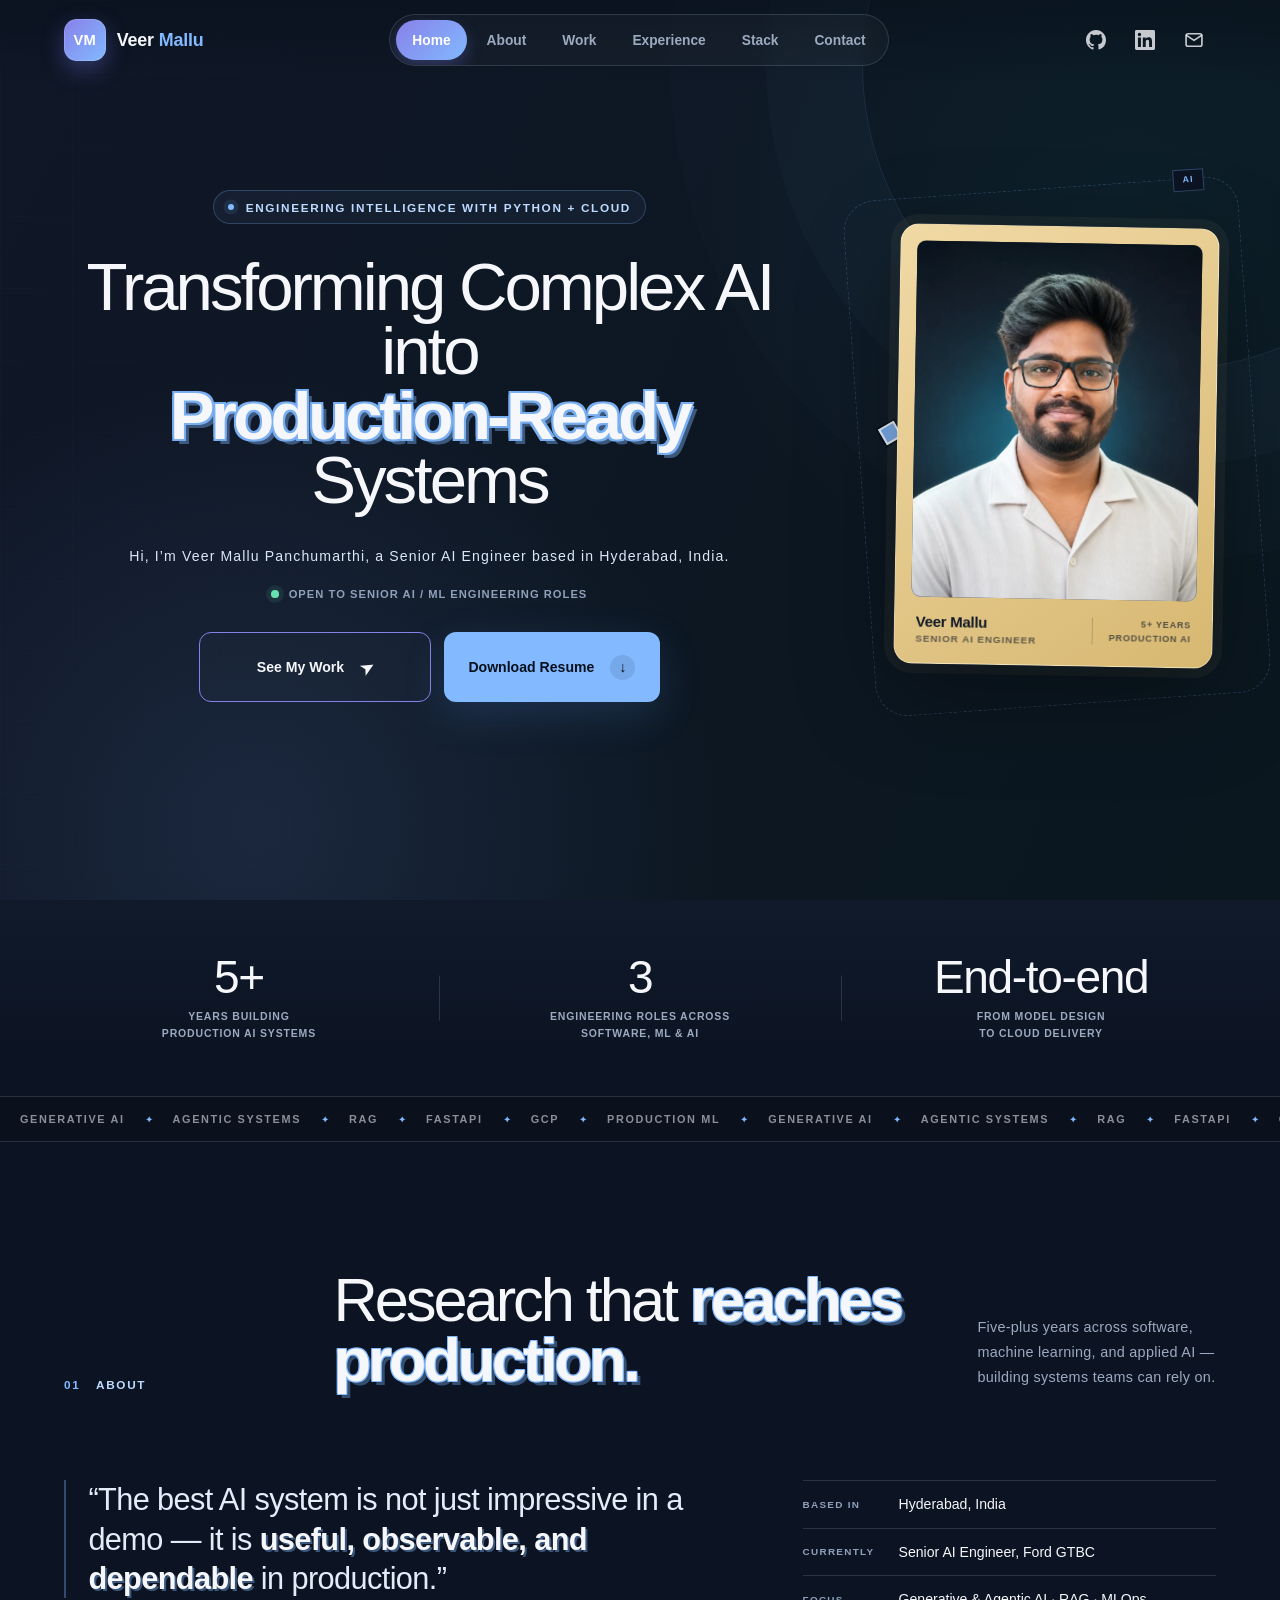
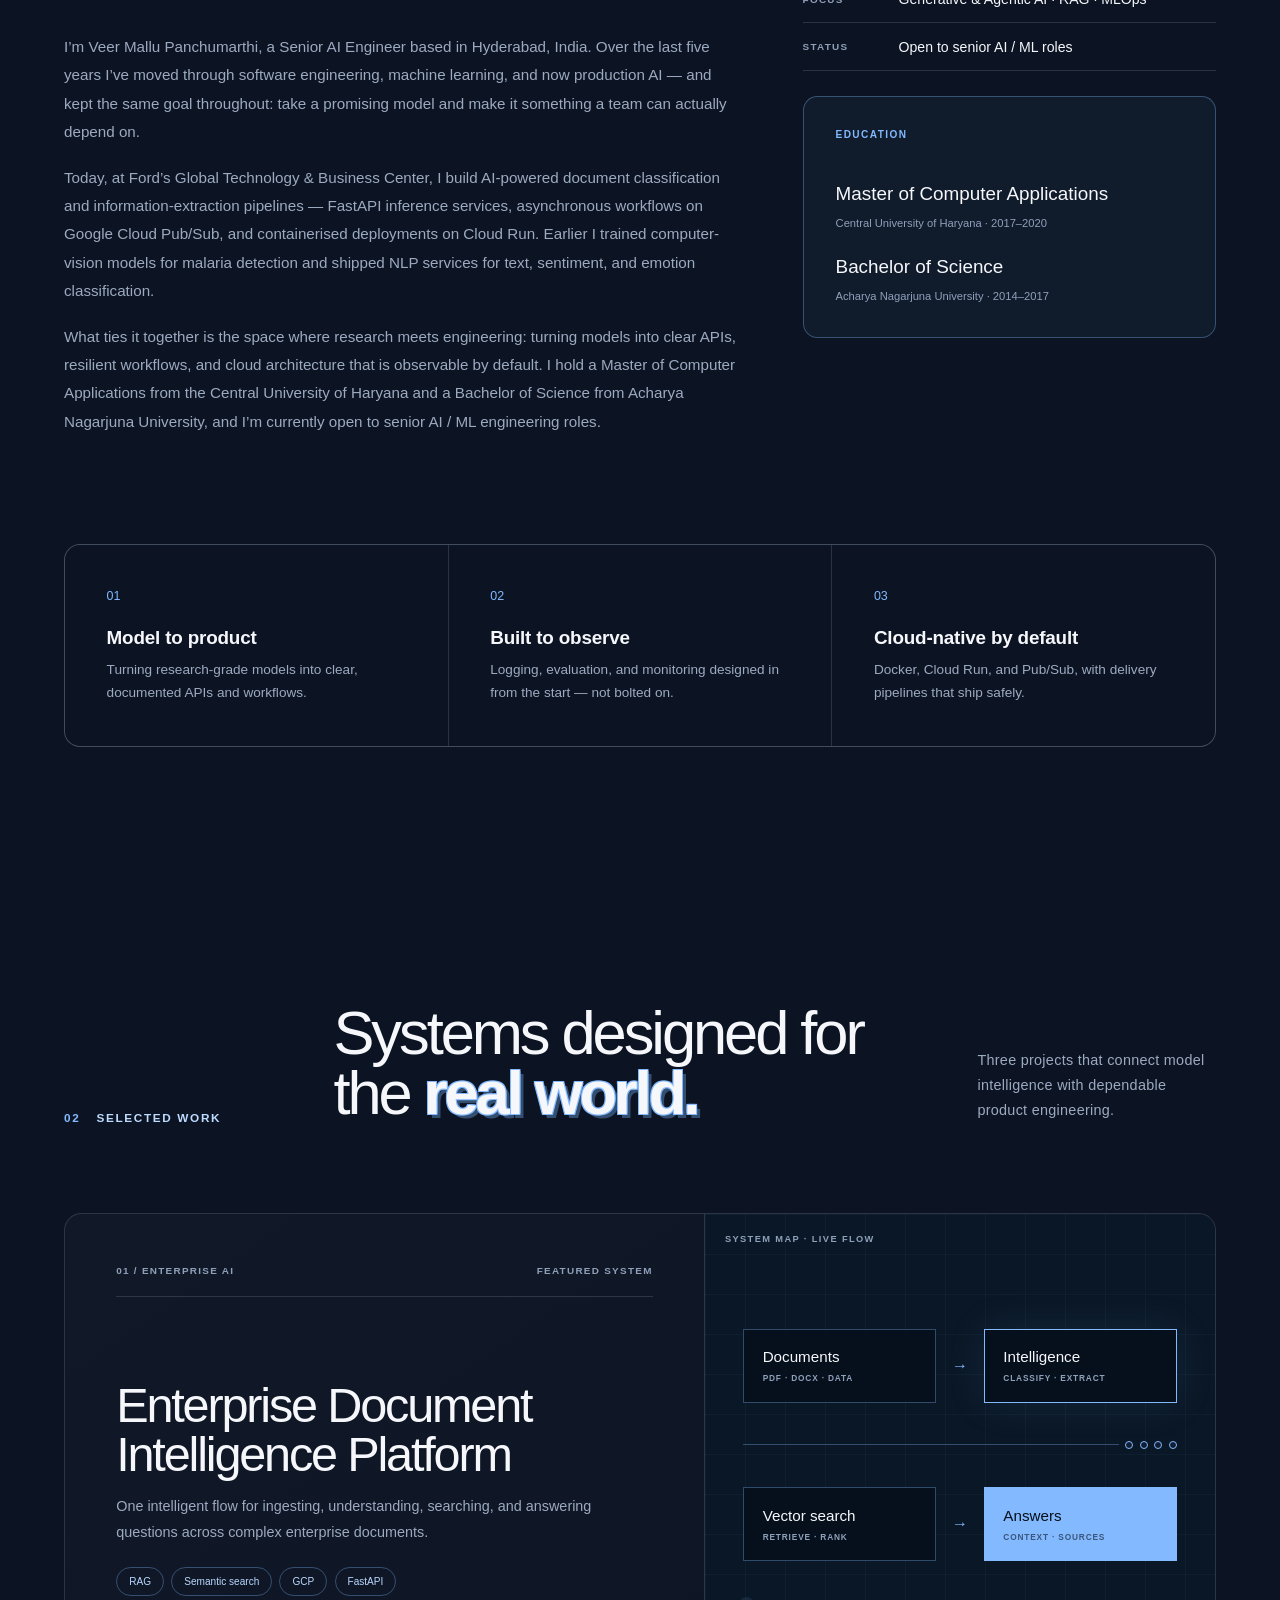
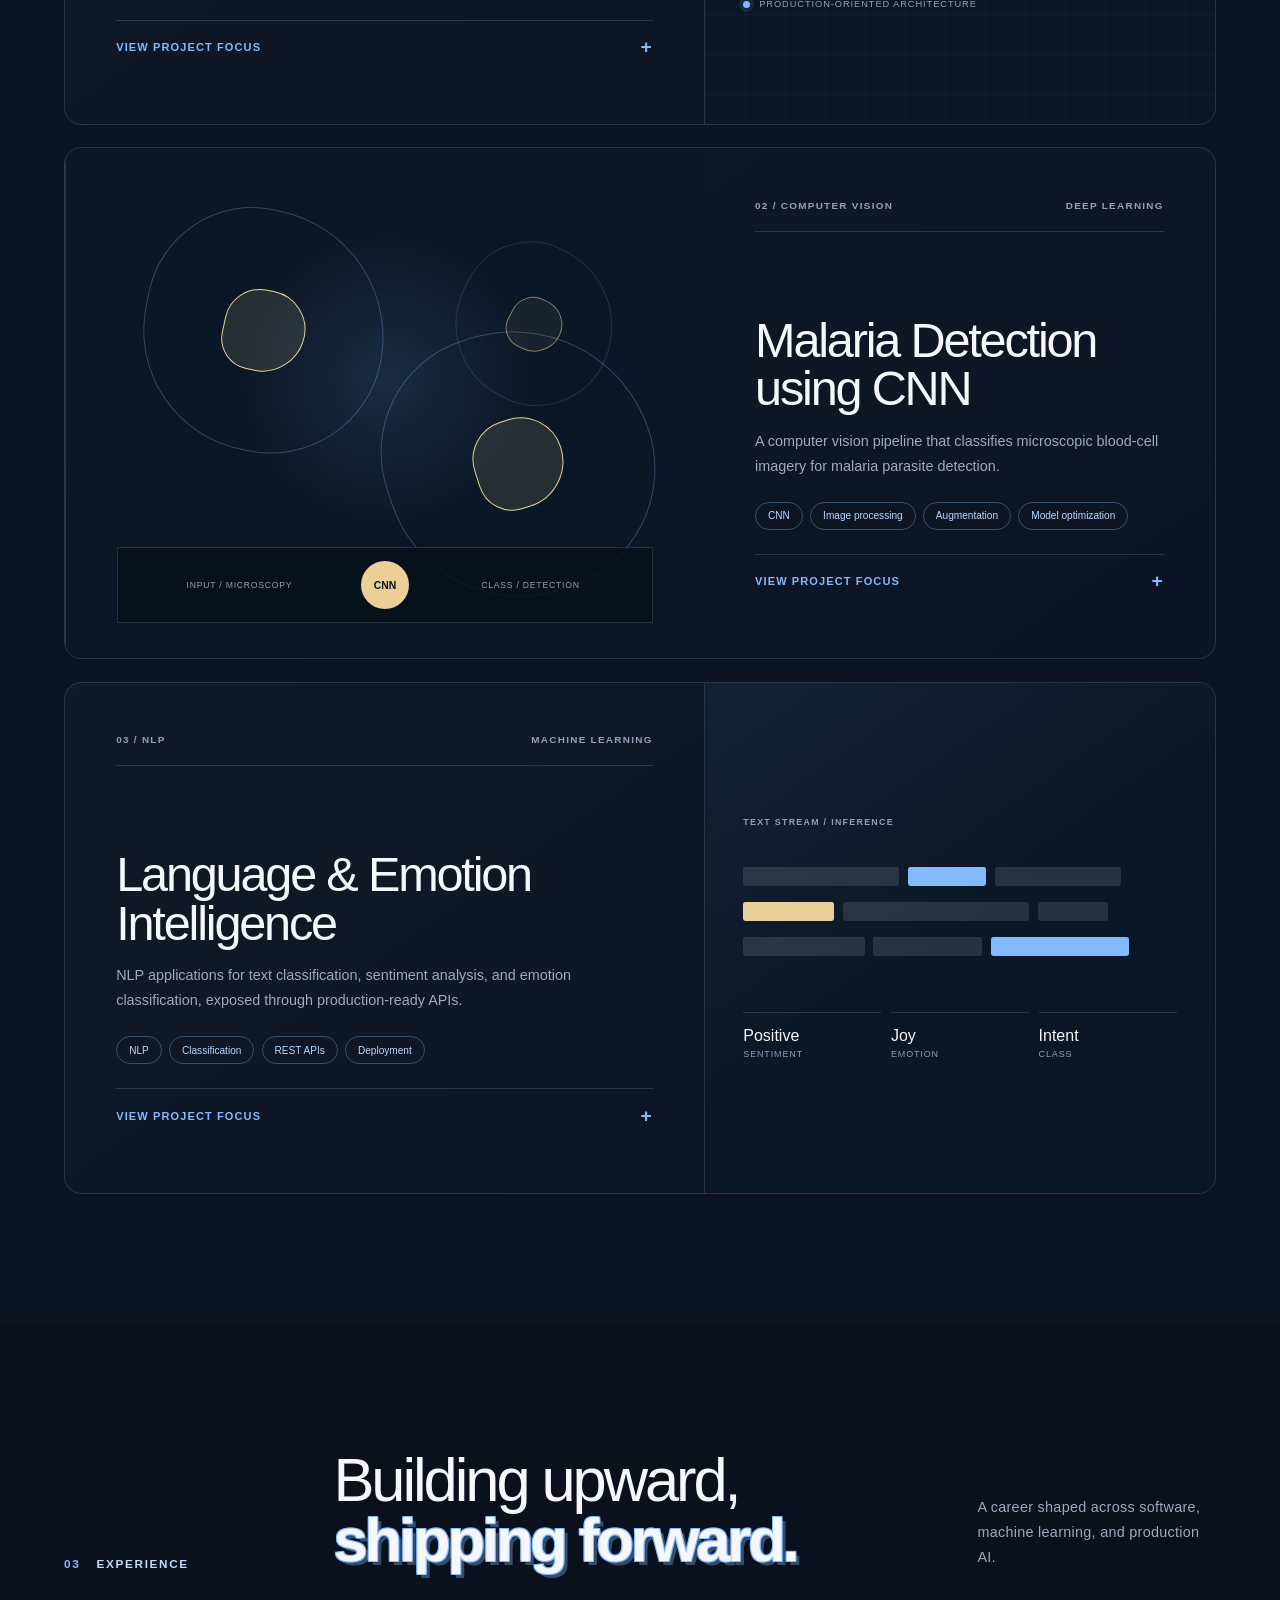
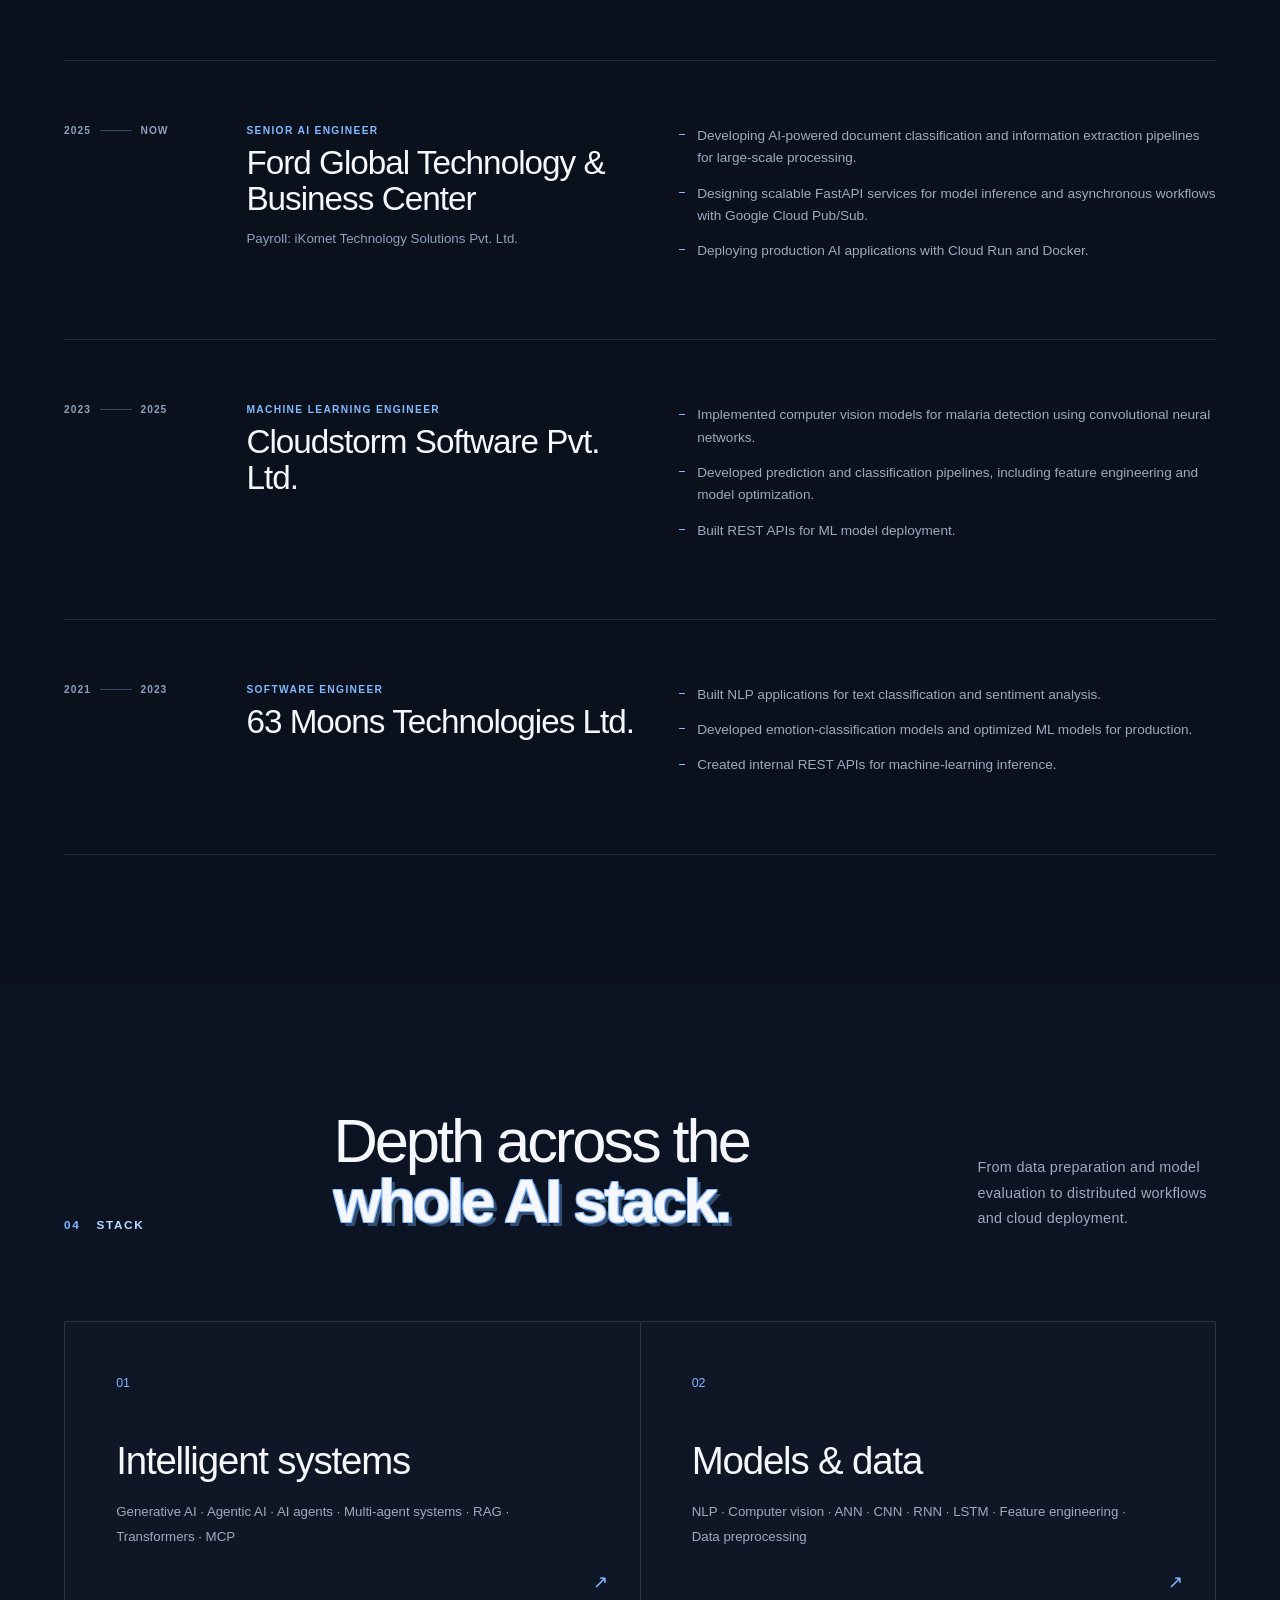
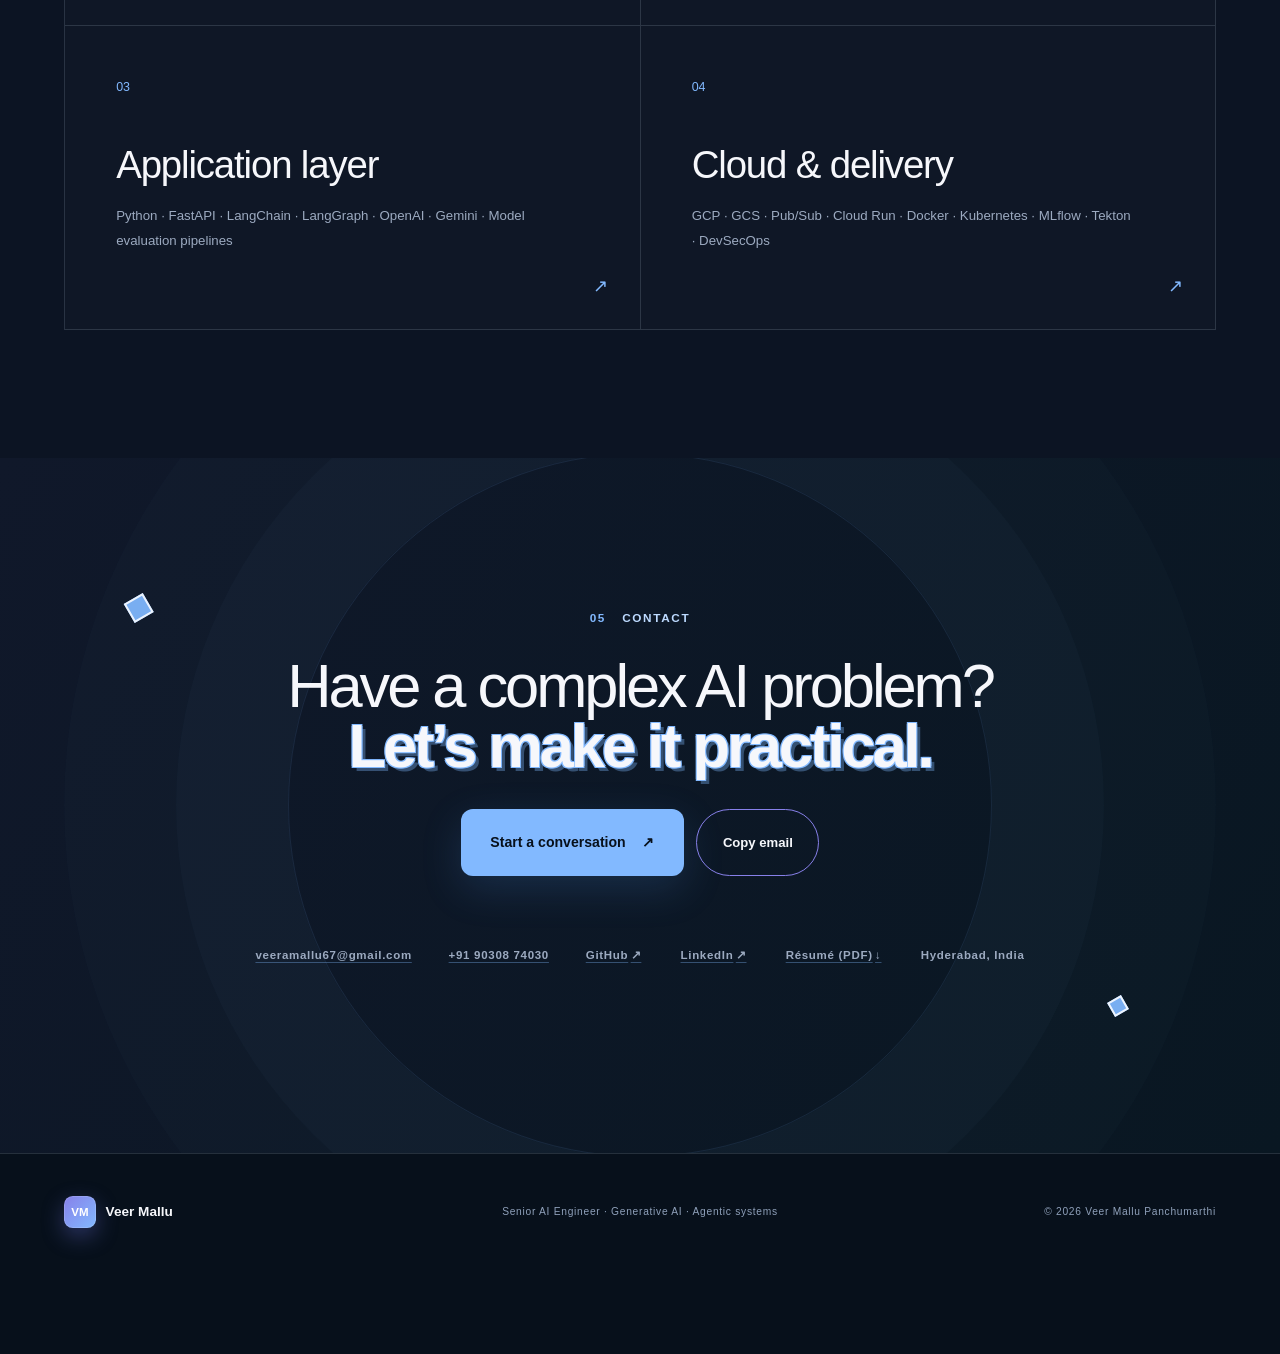
<file: index.html>
<!doctype html>
<html lang="en">
  <head>
    <meta charset="utf-8" />
    <meta name="viewport" content="width=device-width, initial-scale=1, viewport-fit=cover" />
    <script>
      document.documentElement.classList.add("js");
    </script>
    <meta name="theme-color" content="#0c1423" />
    <meta name="color-scheme" content="dark" />
    <meta name="author" content="Veer Mallu Panchumarthi" />
    <meta name="robots" content="index, follow" />
    <meta
      name="description"
      content="Portfolio of Veer Mallu Panchumarthi, a Senior AI Engineer building production-ready Generative AI, Agentic AI, RAG, and machine learning systems."
    />
    <meta name="keywords" content="Senior AI Engineer, Generative AI, Agentic AI, RAG, Machine Learning, FastAPI, GCP, LangChain, LangGraph, Python" />
    <meta property="og:type" content="website" />
    <meta property="og:site_name" content="Veer Mallu Panchumarthi — Portfolio" />
    <meta property="og:locale" content="en_US" />
    <meta property="og:title" content="Veer Mallu Panchumarthi — Senior AI Engineer" />
    <meta property="og:description" content="Production-ready Generative AI, Agentic AI, RAG, and machine learning systems." />
    <meta property="og:url" content="https://veeramallu743.github.io/My_Portfolio/" />
    <meta property="og:image" content="https://veeramallu743.github.io/My_Portfolio/assets/og-reference-ui.jpg" />
    <meta property="og:image:type" content="image/jpeg" />
    <meta property="og:image:width" content="1200" />
    <meta property="og:image:height" content="630" />
    <meta property="og:image:alt" content="Veer Mallu Panchumarthi — Senior AI Engineer, Generative AI, Agentic Systems" />
    <meta name="twitter:card" content="summary_large_image" />
    <meta name="twitter:title" content="Veer Mallu Panchumarthi — Senior AI Engineer" />
    <meta name="twitter:description" content="Production-ready Generative AI, Agentic AI, RAG, and machine learning systems." />
    <meta name="twitter:image" content="https://veeramallu743.github.io/My_Portfolio/assets/og-reference-ui.jpg" />
    <meta name="twitter:image:alt" content="Veer Mallu Panchumarthi — Senior AI Engineer, Production-Ready AI Systems" />
    <title>Veer Mallu Panchumarthi — Senior AI Engineer</title>
    <link rel="canonical" href="https://veeramallu743.github.io/My_Portfolio/" />
    <link rel="icon" href="favicon.ico" sizes="any" />
    <link rel="icon" href="assets/favicon.svg" type="image/svg+xml" />
    <link rel="icon" type="image/png" sizes="32x32" href="assets/favicon-32x32.png" />
    <link rel="icon" type="image/png" sizes="16x16" href="assets/favicon-16x16.png" />
    <link rel="apple-touch-icon" sizes="180x180" href="assets/apple-touch-icon.png" />
    <link rel="sitemap" type="application/xml" href="sitemap.xml" />
    <link rel="stylesheet" href="styles.css" />
    <script type="application/ld+json">
      {
        "@context": "https://schema.org",
        "@type": "Person",
        "name": "Veer Mallu Panchumarthi",
        "jobTitle": "Senior AI Engineer",
        "url": "https://veeramallu743.github.io/My_Portfolio/",
        "image": "https://veeramallu743.github.io/My_Portfolio/assets/veer-mallu-panchumarthi.jpg",
        "email": "mailto:veeramallu67@gmail.com",
        "telephone": "+91-90308-74030",
        "address": {
          "@type": "PostalAddress",
          "addressLocality": "Hyderabad",
          "addressRegion": "Telangana",
          "addressCountry": "IN"
        },
        "worksFor": {
          "@type": "Organization",
          "name": "Ford Global Technology & Business Center"
        },
        "alumniOf": [
          { "@type": "CollegeOrUniversity", "name": "Central University of Haryana" },
          { "@type": "CollegeOrUniversity", "name": "Acharya Nagarjuna University" }
        ],
        "knowsAbout": [
          "Generative AI",
          "Agentic AI",
          "Retrieval-Augmented Generation",
          "Machine Learning",
          "Natural Language Processing",
          "Computer Vision",
          "FastAPI",
          "Google Cloud Platform"
        ],
        "sameAs": [
          "https://github.com/Veeramallu743",
          "https://www.linkedin.com/in/veer-mallu-a2a4ab255"
        ]
      }
    </script>
    <script src="script.js" defer></script>
  </head>
  <body>
    <a class="skip-link" href="#main">Skip to content</a>
    <div class="noise" aria-hidden="true"></div>

    <header class="site-header" data-header>
      <a class="brand-logo" href="#top" aria-label="Veer Mallu Panchumarthi — home">
        <span class="brand-badge" aria-hidden="true">VM</span>
        <span class="brand-word">Veer&nbsp;<span class="brand-word-accent">Mallu</span></span>
      </a>

      <nav class="section-nav" aria-label="Sections" data-section-nav>
        <a href="#top">Home</a>
        <a href="#about">About</a>
        <a href="#work">Work</a>
        <a href="#experience">Experience</a>
        <a href="#stack">Stack</a>
        <a href="#contact">Contact</a>
      </nav>

      <nav class="utility-nav" aria-label="Profiles and contact">
        <a href="https://github.com/Veeramallu743" target="_blank" rel="noopener noreferrer" aria-label="Veer Mallu Panchumarthi on GitHub (opens in a new tab)">
          <svg viewBox="0 0 16 16" width="20" height="20" aria-hidden="true" focusable="false" fill="currentColor">
            <path d="M8 0C3.58 0 0 3.58 0 8c0 3.54 2.29 6.53 5.47 7.59.4.07.55-.17.55-.38 0-.19-.01-.82-.01-1.49-2.01.37-2.53-.49-2.69-.94-.09-.23-.48-.94-.82-1.13-.28-.15-.68-.52-.01-.53.63-.01 1.08.58 1.23.82.72 1.21 1.87.87 2.33.66.07-.52.28-.87.51-1.07-1.78-.2-3.64-.89-3.64-3.95 0-.87.31-1.59.82-2.15-.08-.2-.36-1.02.08-2.12 0 0 .67-.21 2.2.82a7.6 7.6 0 0 1 2-.27c.68 0 1.36.09 2 .27 1.53-1.04 2.2-.82 2.2-.82.44 1.1.16 1.92.08 2.12.51.56.82 1.27.82 2.15 0 3.07-1.87 3.75-3.65 3.95.29.25.54.73.54 1.48 0 1.07-.01 1.93-.01 2.2 0 .21.15.46.55.38A8.02 8.02 0 0 0 16 8c0-4.42-3.58-8-8-8Z"/>
          </svg>
        </a>
        <a href="https://www.linkedin.com/in/veer-mallu-a2a4ab255" target="_blank" rel="noopener noreferrer" aria-label="Veer Mallu Panchumarthi on LinkedIn (opens in a new tab)">
          <svg viewBox="0 0 24 24" width="20" height="20" aria-hidden="true" focusable="false" fill="currentColor">
            <path d="M20.45 20.45h-3.56v-5.57c0-1.33-.03-3.04-1.85-3.04-1.86 0-2.14 1.45-2.14 2.94v5.67H9.35V9h3.41v1.56h.05c.48-.9 1.63-1.85 3.36-1.85 3.6 0 4.27 2.37 4.27 5.45v6.29zM5.34 7.43a2.07 2.07 0 1 1 0-4.14 2.07 2.07 0 0 1 0 4.14zm1.78 13.02H3.55V9h3.57v11.45zM22.22 0H1.77C.79 0 0 .77 0 1.72v20.56C0 23.23.79 24 1.77 24h20.45c.98 0 1.78-.77 1.78-1.72V1.72C24 .77 23.2 0 22.22 0z"/>
          </svg>
        </a>
        <a href="mailto:veeramallu67@gmail.com" aria-label="Email Veer Mallu Panchumarthi">
          <svg viewBox="0 0 24 24" width="20" height="20" aria-hidden="true" focusable="false" fill="none" stroke="currentColor" stroke-width="2" stroke-linecap="round" stroke-linejoin="round">
            <rect x="2.5" y="4.5" width="19" height="15" rx="2.5"/>
            <path d="m3 6.5 9 6 9-6"/>
          </svg>
        </a>
      </nav>
    </header>

    <main id="main">
      <section class="hero" id="top">
        <div class="hero-copy">
          <p class="eyebrow reveal">Engineering intelligence with Python + Cloud</p>
          <h1 class="reveal">
            <span>Transforming Complex AI</span>
            <span>into</span>
            <span class="outlined">Production-Ready</span>
            <span>Systems</span>
          </h1>
          <p class="hero-intro reveal">Hi, I’m Veer Mallu Panchumarthi, a Senior AI Engineer based in Hyderabad, India.</p>
          <p class="hero-status reveal"><i aria-hidden="true"></i> Open to senior AI / ML engineering roles</p>
          <div class="hero-actions reveal">
            <a class="button button-outline" href="#work">See My Work <span aria-hidden="true">➤</span></a>
            <a class="button button-primary" href="assets/resume.pdf" download="Veer-Mallu-Panchumarthi-Resume.pdf">Download Resume <span class="download-icon" aria-hidden="true">↓</span></a>
          </div>
        </div>

        <div class="hero-visual reveal" aria-label="Portrait of Veer Mallu Panchumarthi">
          <div class="portrait-frame">
            <div class="portrait-image">
              <picture>
                <source srcset="assets/veer-mallu-panchumarthi.webp" type="image/webp" />
                <img
                  src="assets/veer-mallu-panchumarthi.jpg"
                  alt="Studio headshot of Veer Mallu Panchumarthi"
                  width="900"
                  height="1125"
                  fetchpriority="high"
                  decoding="async"
                />
              </picture>
            </div>
            <div class="portrait-meta">
              <div><strong>Veer Mallu</strong><span>Senior AI Engineer</span></div>
              <small>5+ years<br />Production AI</small>
            </div>
          </div>
          <i class="portrait-spark" aria-hidden="true"></i>
          <i class="portrait-ring" aria-hidden="true"></i>
        </div>
      </section>

      <section class="impact-strip" aria-label="Career highlights">
        <div class="impact-item">
          <strong>5+</strong>
          <span>Years building<br />production AI systems</span>
        </div>
        <div class="impact-item">
          <strong>3</strong>
          <span>Engineering roles across<br />software, ML &amp; AI</span>
        </div>
        <div class="impact-item">
          <strong>End&#8209;to&#8209;end</strong>
          <span>From model design<br />to cloud delivery</span>
        </div>
      </section>

      <div class="ticker" aria-label="Areas of expertise">
        <div class="ticker-track">
          <span>Generative AI</span><i>✦</i><span>Agentic systems</span><i>✦</i><span>RAG</span><i>✦</i><span>FastAPI</span><i>✦</i><span>GCP</span><i>✦</i><span>Production ML</span><i>✦</i>
          <span aria-hidden="true">Generative AI</span><i aria-hidden="true">✦</i><span aria-hidden="true">Agentic systems</span><i aria-hidden="true">✦</i><span aria-hidden="true">RAG</span><i aria-hidden="true">✦</i><span aria-hidden="true">FastAPI</span><i aria-hidden="true">✦</i><span aria-hidden="true">GCP</span><i aria-hidden="true">✦</i><span aria-hidden="true">Production ML</span><i aria-hidden="true">✦</i>
        </div>
      </div>

      <section class="section about-section" id="about">
        <header class="section-heading reveal-on-scroll">
          <p class="section-kicker"><span>01</span> About</p>
          <h2>Research that <em>reaches production.</em></h2>
          <p>Five-plus years across software, machine learning, and applied AI — building systems teams can rely on.</p>
        </header>

        <div class="about-layout">
          <div class="about-lead reveal-on-scroll">
            <blockquote>“The best AI system is not just impressive in a demo — it is <em>useful, observable, and dependable</em> in production.”</blockquote>
            <p>I’m Veer Mallu Panchumarthi, a Senior AI Engineer based in Hyderabad, India. Over the last five years I’ve moved through software engineering, machine learning, and now production AI — and kept the same goal throughout: take a promising model and make it something a team can actually depend on.</p>
            <p>Today, at Ford’s Global Technology &amp; Business Center, I build AI-powered document classification and information-extraction pipelines — FastAPI inference services, asynchronous workflows on Google Cloud Pub/Sub, and containerised deployments on Cloud Run. Earlier I trained computer-vision models for malaria detection and shipped NLP services for text, sentiment, and emotion classification.</p>
            <p>What ties it together is the space where research meets engineering: turning models into clear APIs, resilient workflows, and cloud architecture that is observable by default. I hold a Master of Computer Applications from the Central University of Haryana and a Bachelor of Science from Acharya Nagarjuna University, and I’m currently open to senior AI / ML engineering roles.</p>
          </div>

          <aside class="about-side reveal-on-scroll">
            <dl class="about-facts">
              <div><dt>Based in</dt><dd>Hyderabad, India</dd></div>
              <div><dt>Currently</dt><dd>Senior AI Engineer, Ford GTBC</dd></div>
              <div><dt>Focus</dt><dd>Generative &amp; Agentic AI · RAG · MLOps</dd></div>
              <div><dt>Status</dt><dd>Open to senior AI / ML roles</dd></div>
            </dl>
            <div class="education-card">
              <p>Education</p>
              <h3>Master of Computer Applications</h3>
              <span>Central University of Haryana · 2017–2020</span>
              <h3>Bachelor of Science</h3>
              <span>Acharya Nagarjuna University · 2014–2017</span>
            </div>
          </aside>
        </div>

        <div class="about-principles reveal-on-scroll">
          <article>
            <span class="expertise-number">01</span>
            <h3>Model to product</h3>
            <p>Turning research-grade models into clear, documented APIs and workflows.</p>
          </article>
          <article>
            <span class="expertise-number">02</span>
            <h3>Built to observe</h3>
            <p>Logging, evaluation, and monitoring designed in from the start — not bolted on.</p>
          </article>
          <article>
            <span class="expertise-number">03</span>
            <h3>Cloud-native by default</h3>
            <p>Docker, Cloud Run, and Pub/Sub, with delivery pipelines that ship safely.</p>
          </article>
        </div>
      </section>

      <section class="section work-section" id="work">
        <header class="section-heading reveal-on-scroll">
          <p class="section-kicker"><span>02</span> Selected work</p>
          <h2>Systems designed for the <em>real world.</em></h2>
          <p>Three projects that connect model intelligence with dependable product engineering.</p>
        </header>

        <div class="project-list">
          <article class="project-card project-featured reveal-on-scroll">
            <div class="project-copy">
              <div class="project-meta"><span>01 / Enterprise AI</span><span>Featured system</span></div>
              <h3>Enterprise Document Intelligence Platform</h3>
              <p>One intelligent flow for ingesting, understanding, searching, and answering questions across complex enterprise documents.</p>
              <ul class="tag-list" aria-label="Technologies used">
                <li>RAG</li><li>Semantic search</li><li>GCP</li><li>FastAPI</li>
              </ul>
              <details class="project-details">
                <summary>View project focus <span aria-hidden="true">+</span></summary>
                <div>
                  <p><strong>Challenge</strong> Turn scattered documents into useful, searchable knowledge without losing context.</p>
                  <p><strong>Approach</strong> Combined document ingestion, classification, metadata extraction, vector retrieval, and contextual generation in a scalable cloud-native architecture.</p>
                </div>
              </details>
            </div>
            <div class="system-map" aria-label="Document intelligence system flow">
              <div class="map-label">SYSTEM MAP · LIVE FLOW</div>
              <div class="map-row">
                <span class="map-node">Documents<small>PDF · DOCX · DATA</small></span>
                <b aria-hidden="true">→</b>
                <span class="map-node active">Intelligence<small>CLASSIFY · EXTRACT</small></span>
              </div>
              <div class="map-rail" aria-hidden="true"><i></i><i></i><i></i><i></i></div>
              <div class="map-row map-row-end">
                <span class="map-node">Vector search<small>RETRIEVE · RANK</small></span>
                <b aria-hidden="true">→</b>
                <span class="map-node output">Answers<small>CONTEXT · SOURCES</small></span>
              </div>
              <div class="map-status"><i></i> Production-oriented architecture</div>
            </div>
          </article>

          <article class="project-card reveal-on-scroll">
            <div class="project-copy">
              <div class="project-meta"><span>02 / Computer vision</span><span>Deep learning</span></div>
              <h3>Malaria Detection using CNN</h3>
              <p>A computer vision pipeline that classifies microscopic blood-cell imagery for malaria parasite detection.</p>
              <ul class="tag-list"><li>CNN</li><li>Image processing</li><li>Augmentation</li><li>Model optimization</li></ul>
              <details class="project-details">
                <summary>View project focus <span aria-hidden="true">+</span></summary>
                <div>
                  <p><strong>Challenge</strong> Learn reliable visual patterns from medical microscopy images.</p>
                  <p><strong>Approach</strong> Built the preprocessing, augmentation, training, and optimization workflow around a convolutional neural network.</p>
                </div>
              </details>
            </div>
            <div class="vision-panel" aria-label="Abstract visualization of image classification">
              <div class="cell cell-one"><i></i></div><div class="cell cell-two"><i></i></div><div class="cell cell-three"><i></i></div>
              <div class="vision-readout"><span>INPUT / MICROSCOPY</span><strong>CNN</strong><span>CLASS / DETECTION</span></div>
            </div>
          </article>

          <article class="project-card reveal-on-scroll">
            <div class="project-copy">
              <div class="project-meta"><span>03 / NLP</span><span>Machine learning</span></div>
              <h3>Language &amp; Emotion Intelligence</h3>
              <p>NLP applications for text classification, sentiment analysis, and emotion classification, exposed through production-ready APIs.</p>
              <ul class="tag-list"><li>NLP</li><li>Classification</li><li>REST APIs</li><li>Deployment</li></ul>
              <details class="project-details">
                <summary>View project focus <span aria-hidden="true">+</span></summary>
                <div>
                  <p><strong>Challenge</strong> Convert unstructured language into useful categories and emotional signals.</p>
                  <p><strong>Approach</strong> Developed and optimized machine-learning models, then delivered inference through internal REST APIs.</p>
                </div>
              </details>
            </div>
            <div class="language-panel" aria-label="Abstract visualization of natural language processing">
              <p>Text stream / inference</p>
              <div class="sentence"><span style="--w: 36%"></span><span class="hot" style="--w: 18%"></span><span style="--w: 29%"></span></div>
              <div class="sentence"><span class="warm" style="--w: 21%"></span><span style="--w: 43%"></span><span style="--w: 16%"></span></div>
              <div class="sentence"><span style="--w: 28%"></span><span style="--w: 25%"></span><span class="hot" style="--w: 32%"></span></div>
              <dl><div><dt>Positive</dt><dd>Sentiment</dd></div><div><dt>Joy</dt><dd>Emotion</dd></div><div><dt>Intent</dt><dd>Class</dd></div></dl>
            </div>
          </article>
        </div>
      </section>

      <section class="section experience-section" id="experience">
        <header class="section-heading section-heading-dark reveal-on-scroll">
          <p class="section-kicker"><span>03</span> Experience</p>
          <h2>Building upward, <em>shipping forward.</em></h2>
          <p>A career shaped across software, machine learning, and production AI.</p>
        </header>

        <div class="timeline">
          <article class="timeline-item reveal-on-scroll">
            <div class="timeline-date"><span>2025</span><i></i><span>Now</span></div>
            <div class="timeline-role"><p>Senior AI Engineer</p><h3>Ford Global Technology &amp; Business Center</h3><small>Payroll: iKomet Technology Solutions Pvt. Ltd.</small></div>
            <ul>
              <li>Developing AI-powered document classification and information extraction pipelines for large-scale processing.</li>
              <li>Designing scalable FastAPI services for model inference and asynchronous workflows with Google Cloud Pub/Sub.</li>
              <li>Deploying production AI applications with Cloud Run and Docker.</li>
            </ul>
          </article>
          <article class="timeline-item reveal-on-scroll">
            <div class="timeline-date"><span>2023</span><i></i><span>2025</span></div>
            <div class="timeline-role"><p>Machine Learning Engineer</p><h3>Cloudstorm Software Pvt. Ltd.</h3></div>
            <ul>
              <li>Implemented computer vision models for malaria detection using convolutional neural networks.</li>
              <li>Developed prediction and classification pipelines, including feature engineering and model optimization.</li>
              <li>Built REST APIs for ML model deployment.</li>
            </ul>
          </article>
          <article class="timeline-item reveal-on-scroll">
            <div class="timeline-date"><span>2021</span><i></i><span>2023</span></div>
            <div class="timeline-role"><p>Software Engineer</p><h3>63 Moons Technologies Ltd.</h3></div>
            <ul>
              <li>Built NLP applications for text classification and sentiment analysis.</li>
              <li>Developed emotion-classification models and optimized ML models for production.</li>
              <li>Created internal REST APIs for machine-learning inference.</li>
            </ul>
          </article>
        </div>
      </section>

      <section class="section expertise-section" id="stack">
        <header class="section-heading reveal-on-scroll">
          <p class="section-kicker"><span>04</span> Stack</p>
          <h2>Depth across the <em>whole AI stack.</em></h2>
          <p>From data preparation and model evaluation to distributed workflows and cloud deployment.</p>
        </header>

        <div class="expertise-grid">
          <article class="expertise-card reveal-on-scroll">
            <span class="expertise-number">01</span><h3>Intelligent systems</h3>
            <p>Generative AI · Agentic AI · AI agents · Multi-agent systems · RAG · Transformers · MCP</p>
          </article>
          <article class="expertise-card reveal-on-scroll">
            <span class="expertise-number">02</span><h3>Models &amp; data</h3>
            <p>NLP · Computer vision · ANN · CNN · RNN · LSTM · Feature engineering · Data preprocessing</p>
          </article>
          <article class="expertise-card reveal-on-scroll">
            <span class="expertise-number">03</span><h3>Application layer</h3>
            <p>Python · FastAPI · LangChain · LangGraph · OpenAI · Gemini · Model evaluation pipelines</p>
          </article>
          <article class="expertise-card reveal-on-scroll">
            <span class="expertise-number">04</span><h3>Cloud &amp; delivery</h3>
            <p>GCP · GCS · Pub/Sub · Cloud Run · Docker · Kubernetes · MLflow · Tekton · DevSecOps</p>
          </article>
        </div>
      </section>

      <section class="contact-section" id="contact">
        <div class="contact-orbit" aria-hidden="true"></div>
        <p class="section-kicker reveal-on-scroll"><span>05</span> Contact</p>
        <h2 class="reveal-on-scroll">Have a complex AI problem? <br /><em>Let’s make it practical.</em></h2>
        <div class="contact-actions reveal-on-scroll">
          <a class="button button-primary button-large" href="mailto:veeramallu67@gmail.com">Start a conversation <span aria-hidden="true">↗</span></a>
          <button class="copy-button" type="button" data-copy-email data-email="veeramallu67@gmail.com">Copy email</button>
        </div>
        <div class="contact-details reveal-on-scroll">
          <a href="mailto:veeramallu67@gmail.com">veeramallu67@gmail.com</a>
          <a href="tel:+919030874030">+91 90308 74030</a>
          <a href="https://github.com/Veeramallu743" target="_blank" rel="noopener noreferrer">GitHub <span aria-hidden="true">↗</span></a>
          <a href="https://www.linkedin.com/in/veer-mallu-a2a4ab255" target="_blank" rel="noopener noreferrer">LinkedIn <span aria-hidden="true">↗</span></a>
          <a href="assets/resume.pdf" download="Veer-Mallu-Panchumarthi-Resume.pdf">Résumé (PDF) <span aria-hidden="true">↓</span></a>
          <span>Hyderabad, India</span>
        </div>
      </section>
    </main>

    <footer>
      <a class="brand" href="#top">
        <span class="brand-badge brand-badge-sm" aria-hidden="true">VM</span>
        <span class="brand-name">Veer Mallu</span>
      </a>
      <p>Senior AI Engineer · Generative AI · Agentic systems</p>
      <p>© <span data-year>2026</span> Veer Mallu Panchumarthi</p>
    </footer>

    <div class="scroll-progress" aria-hidden="true" data-scroll-progress></div>
    <div class="toast" role="status" aria-live="polite" data-toast>Email copied to clipboard</div>
  </body>
</html>
</file>
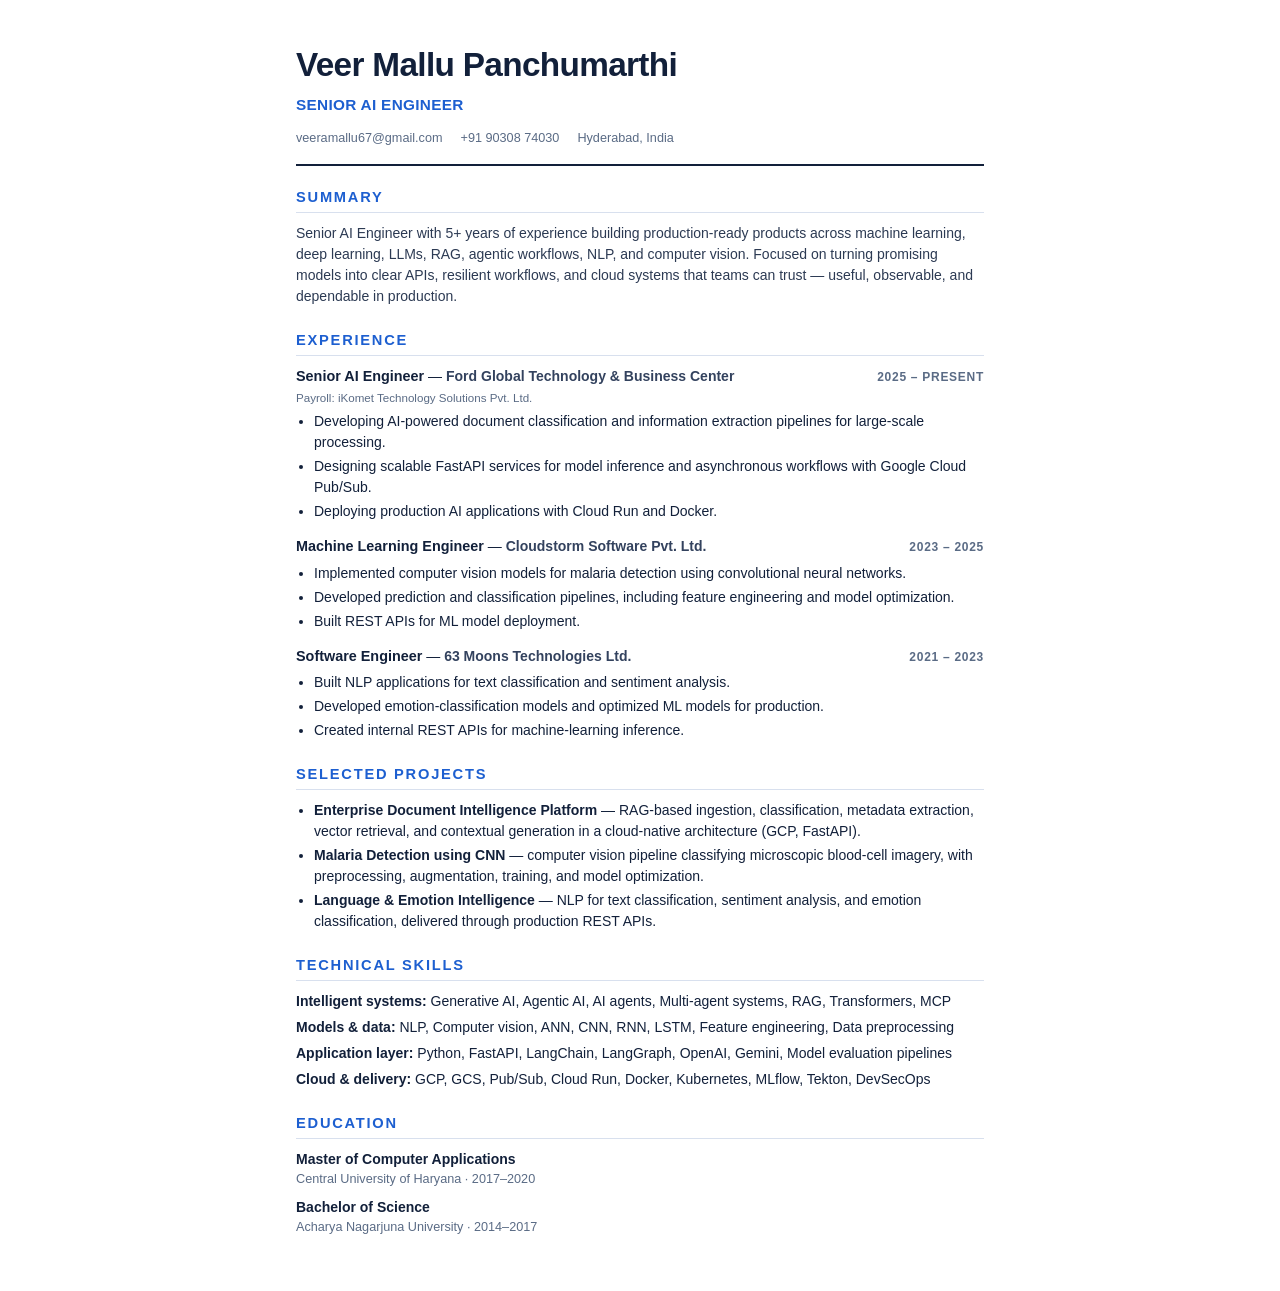
<file: assets/resume.html>
<!doctype html>
<html lang="en">
  <head>
    <meta charset="utf-8" />
    <meta name="viewport" content="width=device-width, initial-scale=1" />
    <title>Veer Mallu Panchumarthi — Resume</title>
    <style>
      :root {
        --ink: #12203a;
        --muted: #5a6b85;
        --accent: #1d5fd0;
        --line: #d8e0ee;
      }
      * { box-sizing: border-box; }
      html, body { margin: 0; padding: 0; }
      body {
        font-family: "Segoe UI", Inter, Arial, sans-serif;
        color: var(--ink);
        line-height: 1.5;
        font-size: 10.5pt;
        background: #fff;
      }
      .page {
        max-width: 780px;
        margin: 0 auto;
        padding: 40px 46px 46px;
      }
      header {
        border-bottom: 2px solid var(--ink);
        padding-bottom: 16px;
        margin-bottom: 20px;
      }
      h1 {
        margin: 0;
        font-size: 25pt;
        font-weight: 700;
        letter-spacing: -0.02em;
      }
      .role {
        margin: 4px 0 12px;
        font-size: 11.5pt;
        font-weight: 600;
        color: var(--accent);
        letter-spacing: 0.02em;
        text-transform: uppercase;
      }
      .contact {
        display: flex;
        flex-wrap: wrap;
        gap: 4px 18px;
        font-size: 9.5pt;
        color: var(--muted);
      }
      .contact a { color: var(--muted); text-decoration: none; }
      h2 {
        margin: 22px 0 10px;
        font-size: 11pt;
        text-transform: uppercase;
        letter-spacing: 0.12em;
        color: var(--accent);
        border-bottom: 1px solid var(--line);
        padding-bottom: 4px;
      }
      section:first-of-type h2 { margin-top: 6px; }
      p.summary { margin: 0; color: #2c3a53; }
      .job { margin-bottom: 14px; }
      .job:last-child { margin-bottom: 0; }
      .job-head {
        display: flex;
        justify-content: space-between;
        align-items: baseline;
        gap: 12px;
      }
      .job-title { font-weight: 700; font-size: 10.8pt; }
      .job-company { font-weight: 600; color: #33425e; }
      .job-dates {
        white-space: nowrap;
        font-size: 9pt;
        color: var(--muted);
        font-weight: 600;
        text-transform: uppercase;
        letter-spacing: 0.06em;
      }
      .job-note { font-size: 8.7pt; color: var(--muted); margin: 1px 0 4px; }
      ul { margin: 5px 0 0; padding-left: 18px; }
      li { margin-bottom: 3px; }
      .grid2 {
        display: grid;
        grid-template-columns: 1fr 1fr;
        gap: 4px 28px;
      }
      .skill-row { margin-bottom: 5px; }
      .skill-label { font-weight: 700; }
      .edu-item { margin-bottom: 8px; }
      .edu-degree { font-weight: 700; }
      .edu-meta { color: var(--muted); font-size: 9.5pt; }
      @media print {
        @page { margin: 12mm; }
        .page { padding: 0; max-width: none; }
      }
    </style>
  </head>
  <body>
    <div class="page">
      <header>
        <h1>Veer Mallu Panchumarthi</h1>
        <p class="role">Senior AI Engineer</p>
        <div class="contact">
          <a href="mailto:veeramallu67@gmail.com">veeramallu67@gmail.com</a>
          <a href="tel:+919030874030">+91 90308 74030</a>
          <span>Hyderabad, India</span>
        </div>
      </header>

      <section>
        <h2>Summary</h2>
        <p class="summary">
          Senior AI Engineer with 5+ years of experience building production-ready
          products across machine learning, deep learning, LLMs, RAG, agentic
          workflows, NLP, and computer vision. Focused on turning promising models
          into clear APIs, resilient workflows, and cloud systems that teams can
          trust — useful, observable, and dependable in production.
        </p>
      </section>

      <section>
        <h2>Experience</h2>

        <div class="job">
          <div class="job-head">
            <span><span class="job-title">Senior AI Engineer</span> — <span class="job-company">Ford Global Technology &amp; Business Center</span></span>
            <span class="job-dates">2025 – Present</span>
          </div>
          <p class="job-note">Payroll: iKomet Technology Solutions Pvt. Ltd.</p>
          <ul>
            <li>Developing AI-powered document classification and information extraction pipelines for large-scale processing.</li>
            <li>Designing scalable FastAPI services for model inference and asynchronous workflows with Google Cloud Pub/Sub.</li>
            <li>Deploying production AI applications with Cloud Run and Docker.</li>
          </ul>
        </div>

        <div class="job">
          <div class="job-head">
            <span><span class="job-title">Machine Learning Engineer</span> — <span class="job-company">Cloudstorm Software Pvt. Ltd.</span></span>
            <span class="job-dates">2023 – 2025</span>
          </div>
          <ul>
            <li>Implemented computer vision models for malaria detection using convolutional neural networks.</li>
            <li>Developed prediction and classification pipelines, including feature engineering and model optimization.</li>
            <li>Built REST APIs for ML model deployment.</li>
          </ul>
        </div>

        <div class="job">
          <div class="job-head">
            <span><span class="job-title">Software Engineer</span> — <span class="job-company">63 Moons Technologies Ltd.</span></span>
            <span class="job-dates">2021 – 2023</span>
          </div>
          <ul>
            <li>Built NLP applications for text classification and sentiment analysis.</li>
            <li>Developed emotion-classification models and optimized ML models for production.</li>
            <li>Created internal REST APIs for machine-learning inference.</li>
          </ul>
        </div>
      </section>

      <section>
        <h2>Selected Projects</h2>
        <ul>
          <li><strong>Enterprise Document Intelligence Platform</strong> — RAG-based ingestion, classification, metadata extraction, vector retrieval, and contextual generation in a cloud-native architecture (GCP, FastAPI).</li>
          <li><strong>Malaria Detection using CNN</strong> — computer vision pipeline classifying microscopic blood-cell imagery, with preprocessing, augmentation, training, and model optimization.</li>
          <li><strong>Language &amp; Emotion Intelligence</strong> — NLP for text classification, sentiment analysis, and emotion classification, delivered through production REST APIs.</li>
        </ul>
      </section>

      <section>
        <h2>Technical Skills</h2>
        <div class="skill-row"><span class="skill-label">Intelligent systems:</span> Generative AI, Agentic AI, AI agents, Multi-agent systems, RAG, Transformers, MCP</div>
        <div class="skill-row"><span class="skill-label">Models &amp; data:</span> NLP, Computer vision, ANN, CNN, RNN, LSTM, Feature engineering, Data preprocessing</div>
        <div class="skill-row"><span class="skill-label">Application layer:</span> Python, FastAPI, LangChain, LangGraph, OpenAI, Gemini, Model evaluation pipelines</div>
        <div class="skill-row"><span class="skill-label">Cloud &amp; delivery:</span> GCP, GCS, Pub/Sub, Cloud Run, Docker, Kubernetes, MLflow, Tekton, DevSecOps</div>
      </section>

      <section>
        <h2>Education</h2>
        <div class="edu-item">
          <div class="edu-degree">Master of Computer Applications</div>
          <div class="edu-meta">Central University of Haryana · 2017–2020</div>
        </div>
        <div class="edu-item">
          <div class="edu-degree">Bachelor of Science</div>
          <div class="edu-meta">Acharya Nagarjuna University · 2014–2017</div>
        </div>
      </section>
    </div>
  </body>
</html>
</file>
<file: styles.css>
:root {
  --navy: #0c1423;
  --navy-deep: #07101b;
  --navy-soft: #111d30;
  --panel: #101b2c;
  --white: #f6f7fb;
  --muted: #9caac0;
  --muted-2: #8fa0ba;
  --blue: #82b9ff;
  --blue-soft: #bddaff;
  --violet: #8780e9;
  --sand: #ead097;
  --line: rgba(207, 224, 246, 0.15);
  --line-blue: rgba(130, 185, 255, 0.34);
  --sans: "Segoe UI", Inter, Arial, sans-serif;
  --pad: clamp(1.3rem, 5vw, 6rem);
  --safe-b: env(safe-area-inset-bottom, 0px);
}

* { box-sizing: border-box; }
html { scroll-behavior: smooth; scroll-padding-top: 6rem; }
body { margin: 0; min-width: 320px; overflow-x: hidden; background: var(--navy); color: var(--white); font-family: var(--sans); -webkit-font-smoothing: antialiased; }
a { color: inherit; }
img { display: block; max-width: 100%; }
button, a { -webkit-tap-highlight-color: transparent; }
:where(a, button, summary, [tabindex]):focus-visible { outline: 2px solid var(--blue); outline-offset: 3px; border-radius: 2px; }

/* Progressive enhancement: content is fully visible without JS; the reveal
   choreography only applies once the inline <script> adds the `js` class. */
.js .reveal { opacity: 0; transform: translateY(1.2rem); animation: reveal 720ms cubic-bezier(.2, .7, .2, 1) forwards; }
.js .reveal-on-scroll { opacity: 0; transform: translateY(2rem); transition: opacity 700ms cubic-bezier(.2, .7, .2, 1), transform 700ms cubic-bezier(.2, .7, .2, 1); }
.js .reveal-on-scroll.visible { opacity: 1; transform: none; }

.skip-link { position: fixed; top: .75rem; left: .75rem; z-index: 100; transform: translateY(-180%); padding: .8rem 1rem; border-radius: .4rem; background: var(--blue); color: var(--navy-deep); font-weight: 750; text-decoration: none; }
.skip-link:focus { transform: none; }
.sr-only { position: absolute; width: 1px; height: 1px; padding: 0; margin: -1px; overflow: hidden; clip: rect(0,0,0,0); white-space: nowrap; border: 0; }
.noise { position: fixed; inset: 0; z-index: 60; opacity: .025; pointer-events: none; background-image: repeating-radial-gradient(circle at 20% 20%, #fff 0, #fff .55px, transparent .75px, transparent 5px); background-size: 8px 8px; mix-blend-mode: overlay; }

.site-header { position: fixed; inset: 0 0 auto; z-index: 40; display: grid; grid-template-columns: auto 1fr auto; align-items: center; column-gap: clamp(1rem, 3vw, 2.5rem); padding: .85rem var(--pad); padding-left: max(var(--pad), env(safe-area-inset-left)); padding-right: max(var(--pad), env(safe-area-inset-right)); background: linear-gradient(180deg, rgba(7,16,27,.55), transparent); transition: padding 180ms ease, background 180ms ease; }
.site-header.scrolled { padding-block: .6rem; background: rgba(7,16,27,.9); backdrop-filter: blur(18px); box-shadow: 0 1px 0 var(--line); }

/* Brand */
.brand-logo { display: inline-flex; align-items: center; gap: .7rem; min-height: 44px; text-decoration: none; }
.brand-badge { display: grid; place-items: center; width: 2.6rem; height: 2.6rem; border-radius: .8rem; background: linear-gradient(135deg, var(--violet) 0%, var(--blue) 100%); color: #fff; font-size: .92rem; font-weight: 800; letter-spacing: .02em; box-shadow: 0 .5rem 1.4rem rgba(115,120,235,.35), inset 0 0 0 1px rgba(255,255,255,.14); }
.brand-word { color: var(--white); font-size: 1.12rem; font-weight: 700; letter-spacing: -.01em; white-space: nowrap; }
.brand-word-accent { color: var(--blue); }

/* Section pill nav (top) */
.section-nav { justify-self: center; display: flex; gap: .15rem; max-width: 100%; padding: .34rem; border: 1px solid var(--line); border-radius: 999px; background: rgba(255,255,255,.03); backdrop-filter: blur(6px); overflow-x: auto; scrollbar-width: none; -ms-overflow-style: none; scroll-snap-type: x proximity; overscroll-behavior-x: contain; }
.section-nav::-webkit-scrollbar { display: none; }
.section-nav a { flex: 0 0 auto; scroll-snap-align: center; display: inline-flex; align-items: center; min-height: 40px; padding: .5rem 1.05rem; border-radius: 999px; color: var(--muted); font-size: .86rem; font-weight: 600; text-decoration: none; white-space: nowrap; transition: color 150ms ease, background 150ms ease; }
.section-nav a:hover, .section-nav a:focus-visible { color: var(--white); }
.section-nav a.active { color: #fff; background: linear-gradient(135deg, var(--violet), var(--blue)); box-shadow: 0 .4rem 1rem rgba(115,120,235,.3); }

/* Profile / contact icons */
.utility-nav { justify-self: end; display: flex; align-items: center; gap: .3rem; }
.utility-nav a { display: inline-grid; place-items: center; width: 44px; height: 44px; border-radius: .65rem; color: rgba(246,247,251,.8); text-decoration: none; transition: color 150ms ease, background 150ms ease; }
.utility-nav a svg { display: block; width: 20px; height: 20px; }
.utility-nav a:hover, .utility-nav a:focus-visible { color: var(--white); background: rgba(130,185,255,.14); }
.portrait-spark { position: absolute; display: block; width: 1.25rem; aspect-ratio: 1; border: 2px solid #eef4fd; background: #79aef1; box-shadow: 0 0 0 2px rgba(7,16,27,.95); transform: rotate(60deg); }

.hero { position: relative; min-height: 100svh; display: grid; grid-template-columns: minmax(0,1.65fr) minmax(18rem,.72fr); align-items: center; gap: clamp(3rem,8vw,10rem); overflow: hidden; padding: 8.5rem var(--pad) 9rem; background: radial-gradient(circle at 20% 92%, rgba(72,98,153,.22), transparent 35%), radial-gradient(circle at 88% 24%, rgba(20,78,89,.15), transparent 32%), linear-gradient(115deg,#101727 0%,#0a171f 100%); isolation: isolate; }
.hero::before { content: ""; position: absolute; inset: 0; z-index: -2; opacity: .26; background-image: linear-gradient(rgba(130,185,255,.055) 1px,transparent 1px),linear-gradient(90deg,rgba(130,185,255,.055) 1px,transparent 1px); background-size: 4.5rem 4.5rem; -webkit-mask-image: linear-gradient(90deg,black,transparent 70%); mask-image: linear-gradient(90deg,black,transparent 70%); }
.hero::after { content: ""; position: absolute; z-index: -1; width: 38rem; aspect-ratio: 1; right: -12rem; top: -15rem; border: 1px solid rgba(130,185,255,.12); border-radius: 50%; box-shadow: 0 0 0 6rem rgba(130,185,255,.025),0 0 0 12rem rgba(130,185,255,.012); }
.hero-copy { position: relative; z-index: 2; max-width: 76rem; text-align: center; }
.eyebrow, .section-kicker { margin: 0; color: var(--blue-soft); font-size: clamp(.68rem,.92vw,.94rem); font-weight: 650; letter-spacing: .14em; text-transform: uppercase; }
.eyebrow { display: inline-flex; align-items: center; gap: .7rem; margin-bottom: 1.9rem; padding: .62rem .85rem; border: 1px solid rgba(130,185,255,.25); border-radius: 999px; background: rgba(130,185,255,.055); }
.eyebrow::before { content: ""; width: .42rem; aspect-ratio: 1; border-radius: 50%; background: var(--blue); box-shadow: 0 0 0 .28rem rgba(130,185,255,.1); }
h1 { margin: 0; font-size: clamp(3.15rem,5.25vw,6.7rem); font-weight: 330; line-height: .96; letter-spacing: -.045em; }
h1 span { display: block; }
.outlined { color: var(--white); font-weight: 650; letter-spacing: -.055em; text-shadow: -2px -2px 0 #79aef1, 2px -2px 0 #79aef1, -2px 2px 0 #79aef1, 2px 2px 0 #79aef1, 5px 5px 0 rgba(121,174,241,.43); }
.hero-intro { max-width: 65rem; margin: 2rem auto 0; color: #dbe7f7; font-size: clamp(.82rem,1.1vw,1.08rem); line-height: 1.7; letter-spacing: .08em; }
.hero-status { display: flex; align-items: center; justify-content: center; gap: .6rem; margin: 1.2rem 0 0; color: var(--muted-2); font-size: .7rem; font-weight: 650; letter-spacing: .09em; text-transform: uppercase; }
.hero-status i { width: .48rem; aspect-ratio: 1; border-radius: 50%; background: #66e0ae; box-shadow: 0 0 0 .3rem rgba(102,224,174,.1); }
.hero-actions { display: flex; justify-content: center; flex-wrap: wrap; gap: .8rem; margin-top: 2rem; }
.button { display: inline-flex; align-items: center; justify-content: center; gap: 1rem; min-height: 3.9rem; padding: .85rem 1.45rem; border: 1px solid transparent; border-radius: .75rem; font-size: .88rem; font-weight: 700; text-decoration: none; transition: transform 160ms ease, border-color 160ms ease, background 160ms ease, box-shadow 160ms ease; }
.button:hover, .button:focus-visible { transform: translateY(-3px); }
.button-outline { min-width: 14.5rem; min-height: 4.4rem; border-color: var(--violet); background: rgba(255,255,255,.015); }
.button-outline:hover { border-color: var(--blue); background: rgba(130,185,255,.08); }
.button-outline span { font-size: 1rem; transform: rotate(-30deg); }
.button-primary { min-width: 13.5rem; border-radius: .75rem; background: var(--blue); color: var(--navy-deep); box-shadow: 0 .8rem 2.5rem rgba(80,145,228,.18); }
.button-primary:hover { background: #a7ceff; box-shadow: 0 1rem 3rem rgba(80,145,228,.3); }
.download-icon { display: inline-grid; place-items: center; width: 1.55rem; aspect-ratio: 1; border-radius: 50%; background: rgba(7,16,27,.1); font-size: .9rem; }
.hero-visual { position: relative; z-index: 2; justify-self: end; width: min(100%,29rem); }
.portrait-frame { position: relative; z-index: 2; padding: 1rem; border: 1px solid rgba(255,255,255,.35); border-radius: 1.15rem; background: linear-gradient(145deg,#f1d9a5,#d7b871); box-shadow: 0 1.8rem 6rem rgba(0,0,0,.35),0 0 0 .6rem rgba(234,208,151,.055); transform: rotate(1deg); transition: transform 220ms ease,box-shadow 220ms ease; }
.portrait-frame:hover { transform: rotate(0deg) translateY(-5px); box-shadow: 0 2.2rem 7rem rgba(0,0,0,.42),0 0 0 .6rem rgba(234,208,151,.08); }
.portrait-image { overflow: hidden; aspect-ratio: 4/5; border-radius: .55rem; background: #0b1a29; }
.portrait-image picture { display: block; width: 100%; height: 100%; }
.portrait-frame img { width: 100%; height: 100%; object-fit: cover; object-position: 50% 28%; transform: scale(1.015); }
.portrait-meta { display: flex; align-items: center; justify-content: space-between; gap: 1rem; padding: 1rem .3rem .2rem; color: #111826; }
.portrait-meta div { display: grid; gap: .18rem; }
.portrait-meta strong { font-size: .94rem; letter-spacing: -.02em; }
.portrait-meta span { color: rgba(17,24,38,.62); font-size: .62rem; font-weight: 700; letter-spacing: .09em; text-transform: uppercase; }
.portrait-meta small { padding-left: 1rem; border-left: 1px solid rgba(17,24,38,.2); color: rgba(17,24,38,.66); font-size: .57rem; font-weight: 750; line-height: 1.45; letter-spacing: .08em; text-align: right; text-transform: uppercase; }
.portrait-spark { left: -1rem; top: 45%; width: 1.15rem; }
.portrait-ring { position: absolute; z-index: 1; inset: -2.4rem; border: 1px dashed rgba(130,185,255,.22); border-radius: 2rem; transform: rotate(-4deg); }
.portrait-ring::after { content: "AI"; position: absolute; top: -.65rem; right: 2rem; padding: .35rem .55rem; border: 1px solid rgba(130,185,255,.3); background: var(--navy); color: var(--blue); font: 750 .55rem/1 var(--sans); letter-spacing: .12em; }

.hero-copy .reveal:nth-child(2) { animation-delay: 100ms; }
.hero-copy .reveal:nth-child(3) { animation-delay: 190ms; }
.hero-copy .reveal:nth-child(4) { animation-delay: 270ms; }
.hero-visual.reveal { animation-delay: 210ms; }

.impact-strip { display: grid; grid-template-columns: repeat(3, 1fr); gap: clamp(1rem, 4vw, 3.5rem); max-width: 104rem; margin: 0 auto; padding: clamp(2rem, 5vw, 3.4rem) var(--pad); background: linear-gradient(180deg, rgba(130, 185, 255, .035), transparent 80%); }
.impact-item { position: relative; display: flex; flex-direction: column; gap: .55rem; text-align: center; }
.impact-item + .impact-item::before { content: ""; position: absolute; left: calc(-1 * clamp(.5rem, 2vw, 1.75rem)); top: 50%; width: 1px; height: 2.8rem; background: var(--line); transform: translateY(-50%); }
.impact-item strong { color: var(--white); font-size: clamp(1.9rem, 3.6vw, 3rem); font-weight: 400; line-height: 1; letter-spacing: -.03em; }
.impact-item span { color: var(--muted); font-size: clamp(.62rem, .82vw, .74rem); font-weight: 650; line-height: 1.55; letter-spacing: .08em; text-transform: uppercase; }

.ticker { overflow: hidden; border-block: 1px solid var(--line); background: #0a111d; }
.ticker-track { display: flex; align-items: center; width: max-content; padding: 1rem 0; animation: ticker 28s linear infinite; }
.ticker span { padding-inline: 1.25rem; color: rgba(246,247,251,.55); font-size: .68rem; font-weight: 700; letter-spacing: .15em; text-transform: uppercase; }
.ticker i { color: var(--blue); font-size: .63rem; font-style: normal; }

.section { position: relative; padding: clamp(6rem,10vw,10rem) var(--pad); background: var(--navy); }
.section-heading { display: grid; grid-template-columns: .62fr minmax(18rem,1.75fr) minmax(14rem,.72fr); align-items: end; gap: clamp(2rem,5vw,6rem); max-width: 104rem; margin: 0 auto clamp(3.8rem,7vw,7rem); }
.section-kicker span { margin-right: .7rem; color: var(--blue); }
.section-heading h2, .contact-section h2 { margin: 0; font-size: clamp(2.8rem,4.8vw,5.8rem); font-weight: 350; line-height: .98; letter-spacing: -.05em; }
.section-heading h2 em, .contact-section h2 em { color: var(--white); font-style: normal; font-weight: 650; text-shadow: -1px -1px 0 var(--blue), 1px -1px 0 var(--blue), -1px 1px 0 var(--blue), 1px 1px 0 var(--blue), 4px 4px 0 rgba(130,185,255,.35); }
.section-heading > p:last-child { margin: 0; color: var(--muted); font-size: .9rem; line-height: 1.75; letter-spacing: .02em; }

.project-list { display: grid; gap: 1.4rem; max-width: 104rem; margin: auto; }
.project-card { display: grid; grid-template-columns: minmax(0,1fr) minmax(20rem,.8fr); min-height: 32rem; overflow: hidden; border: 1px solid var(--line); border-radius: 1.1rem; background: linear-gradient(145deg,rgba(255,255,255,.025),rgba(255,255,255,.006)); transition: border-color 180ms ease, box-shadow 180ms ease, transform 180ms ease; }
.project-card:nth-child(even) .project-copy { order: 2; }
.project-copy { display: flex; flex-direction: column; padding: clamp(1.6rem,4vw,4rem); }
.project-meta { display: flex; justify-content: space-between; gap: 1rem; padding-bottom: 1.25rem; border-bottom: 1px solid var(--line); color: var(--muted-2); font-size: .62rem; font-weight: 700; letter-spacing: .13em; text-transform: uppercase; }
.project-copy h3 { max-width: 17ch; margin: auto 0 1rem; font-size: clamp(2.3rem,3.8vw,4.4rem); font-weight: 380; line-height: 1; letter-spacing: -.045em; }
.project-copy > p { max-width: 42rem; margin: 0; color: var(--muted); font-size: .9rem; line-height: 1.75; }
.tag-list { display: flex; flex-wrap: wrap; gap: .45rem; margin: 1.4rem 0 0; padding: 0; list-style: none; }
.tag-list li { padding: .48rem .75rem; border: 1px solid var(--line-blue); border-radius: 999px; color: #b9d7ff; font-size: .63rem; }
.project-details { margin-top: 1.5rem; }
.project-details summary { display: flex; align-items: center; justify-content: space-between; padding: .95rem 0; border-top: 1px solid var(--line); cursor: pointer; color: var(--blue); font-size: .69rem; font-weight: 750; letter-spacing: .1em; list-style: none; text-transform: uppercase; }
.project-details summary::-webkit-details-marker { display: none; }
.project-details summary span { font-size: 1.2rem; transition: transform 180ms ease; }
.project-details[open] summary span { transform: rotate(45deg); }
.project-details div { display: grid; grid-template-columns: 1fr 1fr; gap: 1.2rem; padding-top: .7rem; }
.project-details div p { margin: 0; color: var(--muted); font-size: .8rem; line-height: 1.65; }
.project-details strong { display: block; margin-bottom: .25rem; color: var(--white); }

.system-map, .vision-panel, .language-panel { position: relative; overflow: hidden; min-height: 100%; border-left: 1px solid var(--line); background: #0a1726; }
.system-map { display: flex; flex-direction: column; justify-content: center; gap: 2.4rem; padding: clamp(1.4rem,3vw,3rem); background-image: linear-gradient(rgba(130,185,255,.045) 1px,transparent 1px),linear-gradient(90deg,rgba(130,185,255,.045) 1px,transparent 1px); background-size: 2.5rem 2.5rem; }
.map-label { position: absolute; top: 1.25rem; left: 1.25rem; color: var(--muted-2); font-size: .58rem; font-weight: 700; letter-spacing: .15em; }
.map-row { display: flex; align-items: center; gap: 1rem; }
.map-row b { color: var(--blue); font-weight: 400; }
.map-node { flex: 1; padding: 1.15rem; border: 1px solid var(--line-blue); background: rgba(7,16,27,.85); font-size: .95rem; }
.map-node small { display: block; margin-top: .5rem; color: var(--muted-2); font-size: .52rem; font-weight: 650; letter-spacing: .1em; }
.map-node.active { border-color: var(--blue); box-shadow: 0 0 2.5rem rgba(130,185,255,.1); }
.map-node.output { color: var(--navy-deep); border-color: var(--blue); background: var(--blue); }
.map-node.output small { color: rgba(7,16,27,.58); }
.map-rail { display: grid; grid-template-columns: repeat(4,1fr); align-items: center; gap: .4rem; }
.map-rail::before { content: ""; grid-column: 1/-1; grid-row: 1; height: 1px; background: var(--line-blue); }
.map-rail i { z-index: 1; grid-row: 1; justify-self: center; width: .5rem; aspect-ratio: 1; border: 1px solid var(--blue); border-radius: 50%; background: var(--navy-soft); }
.map-status { display: flex; align-items: center; gap: .55rem; color: var(--muted-2); font-size: .58rem; letter-spacing: .1em; text-transform: uppercase; }
.map-status i { width: .45rem; aspect-ratio: 1; border-radius: 50%; background: var(--blue); box-shadow: 0 0 0 .25rem rgba(130,185,255,.1); }

.vision-panel { min-height: 31rem; background: radial-gradient(circle at 50% 45%,rgba(130,185,255,.13),transparent 35%),#0a1726; }
.cell { position: absolute; display: grid; place-items: center; aspect-ratio: 1; border: 1px solid rgba(130,185,255,.3); border-radius: 45% 55% 48% 52%; }
.cell i { width: 34%; aspect-ratio: 1; border: 1px solid var(--sand); border-radius: 48% 52% 58% 42%; background: rgba(234,208,151,.12); }
.cell-one { width: 38%; top: 12%; left: 12%; transform: rotate(12deg); }
.cell-two { width: 42%; right: 8%; bottom: 12%; transform: rotate(-18deg); }
.cell-three { width: 25%; top: 19%; right: 14%; opacity: .56; transform: rotate(28deg); }
.vision-readout { position: absolute; inset: auto 8% 7%; display: grid; grid-template-columns: 1fr auto 1fr; align-items: center; gap: .8rem; padding: .8rem; border: 1px solid var(--line); background: rgba(7,16,27,.84); }
.vision-readout span { color: var(--muted-2); font-size: .54rem; letter-spacing: .09em; text-align: center; }
.vision-readout strong { display: grid; place-items: center; width: 3rem; aspect-ratio: 1; border-radius: 50%; background: var(--sand); color: var(--navy-deep); font-size: .65rem; }
.language-panel { display: flex; flex-direction: column; justify-content: center; padding: clamp(1.4rem,3vw,3rem); background: linear-gradient(145deg,rgba(130,185,255,.07),transparent 50%),#0a1726; }
.language-panel > p { margin: 0 0 2rem; color: var(--muted-2); font-size: .55rem; font-weight: 700; letter-spacing: .15em; text-transform: uppercase; }
.sentence { display: flex; gap: .55rem; margin-block: .5rem; }
.sentence span { width: var(--w); height: 1.2rem; border-radius: .15rem; background: rgba(246,247,251,.12); }
.sentence .hot { background: var(--blue); }
.sentence .warm { background: var(--sand); }
.language-panel dl { display: grid; grid-template-columns: repeat(3,1fr); gap: .6rem; margin: 3rem 0 0; }
.language-panel dl div { padding-top: .85rem; border-top: 1px solid var(--line); }
.language-panel dt { font-size: 1rem; }
.language-panel dd { margin: .25rem 0 0; color: var(--muted-2); font-size: .56rem; letter-spacing: .1em; text-transform: uppercase; }

.experience-section { background: #0a111d; }
.timeline { max-width: 104rem; margin: auto; border-top: 1px solid var(--line); }
.timeline-item { display: grid; grid-template-columns: minmax(6rem, 9rem) minmax(0, 1.1fr) minmax(0, 1.5fr); gap: clamp(1.5rem,3vw,3rem); padding: clamp(2.4rem,5vw,4.2rem) 0; border-bottom: 1px solid var(--line); }
.timeline-role { max-width: 34rem; }
.timeline-date { display: flex; flex-wrap: wrap; align-items: center; gap: .45rem .55rem; align-self: start; color: var(--muted-2); font-size: .64rem; font-weight: 700; letter-spacing: .1em; text-transform: uppercase; }
.timeline-date i { width: clamp(1.4rem,2.5vw,2.6rem); height: 1px; background: var(--line-blue); }
.timeline-role p { margin: 0 0 .55rem; color: var(--blue); font-size: .64rem; font-weight: 750; letter-spacing: .13em; text-transform: uppercase; }
.timeline-role h3 { margin: 0; font-size: clamp(1.55rem,2.6vw,2.7rem); font-weight: 400; line-height: 1.08; letter-spacing: -.03em; }
.timeline-role small { display: block; margin-top: .8rem; color: var(--muted-2); line-height: 1.5; }
.timeline-item ul { margin: 0; padding: 0; list-style: none; }
.timeline-item li { position: relative; margin-bottom: .8rem; padding-left: 1.15rem; color: var(--muted); font-size: .85rem; line-height: 1.65; }
.timeline-item li::before { content: ""; position: absolute; top: .68em; left: 0; width: .42rem; height: 1px; background: var(--blue); }

.expertise-grid { display: grid; grid-template-columns: repeat(2,1fr); max-width: 104rem; margin: auto; border-top: 1px solid var(--line); border-left: 1px solid var(--line); }
.expertise-card { position: relative; min-height: 19rem; padding: clamp(1.8rem,4vw,3.5rem); border-right: 1px solid var(--line); border-bottom: 1px solid var(--line); background: rgba(255,255,255,.012); }
.expertise-card::after { content: "↗"; position: absolute; right: 2rem; bottom: 2rem; color: var(--blue); font-size: 1.1rem; transition: transform 180ms ease; }
.expertise-card:hover { background: rgba(130,185,255,.025); }
.expertise-card:hover::after { transform: translate(.25rem,-.25rem); }
.expertise-number { color: var(--blue); font-size: .78rem; }
.expertise-card h3 { margin: 3rem 0 1.1rem; font-size: clamp(1.8rem,3vw,2.8rem); font-weight: 400; letter-spacing: -.03em; }
.expertise-card p { max-width: 38rem; margin: 0; padding-right: 2rem; color: var(--muted); font-size: .83rem; line-height: 1.85; }
/* About */
.about-layout { display: grid; grid-template-columns: minmax(0, 1.55fr) minmax(15rem, .95fr); gap: clamp(2rem, 5vw, 5.5rem); max-width: 104rem; margin: 0 auto; }
.about-lead blockquote { margin: 0 0 2.2rem; padding-left: 1.4rem; border-left: 2px solid var(--line-blue); font-size: clamp(1.35rem, 2.4vw, 2.15rem); font-weight: 350; line-height: 1.28; letter-spacing: -.02em; color: #e4ecf8; }
.about-lead blockquote em { color: var(--white); font-style: normal; font-weight: 650; text-shadow: 2px 2px 0 rgba(130,185,255,.4); }
.about-lead p { margin: 0 0 1.15rem; color: var(--muted); font-size: .95rem; line-height: 1.85; max-width: 46rem; }
.about-side { display: grid; gap: 1.6rem; align-content: start; }
.about-facts { display: grid; gap: 0; margin: 0; }
.about-facts > div { display: flex; flex-wrap: wrap; gap: .3rem 1rem; padding: .95rem 0; border-top: 1px solid var(--line); }
.about-facts > div:last-child { border-bottom: 1px solid var(--line); }
.about-facts dt { color: var(--muted-2); font-size: .62rem; font-weight: 700; letter-spacing: .13em; text-transform: uppercase; min-width: 5rem; padding-top: .15rem; }
.about-facts dd { flex: 1; min-width: 12rem; margin: 0; color: var(--white); font-size: .88rem; font-weight: 500; }
.about-principles { display: grid; grid-template-columns: repeat(3, 1fr); gap: 1px; max-width: 104rem; margin: clamp(3.5rem, 7vw, 6rem) auto 0; border: 1px solid var(--line); background: var(--line); border-radius: 1rem; overflow: hidden; }
.about-principles article { padding: clamp(1.6rem, 3.5vw, 2.6rem); background: var(--navy); }
.about-principles h3 { margin: 1.4rem 0 .6rem; font-size: 1.18rem; font-weight: 550; letter-spacing: -.01em; }
.about-principles p { margin: 0; color: var(--muted); font-size: .85rem; line-height: 1.7; }
.education-card { padding: 2rem; border: 1px solid var(--line-blue); border-radius: .9rem; background: var(--panel); }
.education-card > p { margin: 0 0 2.7rem; color: var(--blue); font-size: .63rem; font-weight: 750; letter-spacing: .14em; text-transform: uppercase; }
.education-card h3 { margin: 1.5rem 0 .45rem; font-size: 1.18rem; font-weight: 500; line-height: 1.2; }
.education-card span { color: var(--muted-2); font-size: .7rem; line-height: 1.5; }

.contact-section { position: relative; overflow: hidden; padding: clamp(7rem,12vw,12rem) var(--pad) 11rem; background: linear-gradient(120deg,#10182a,#091722); text-align: center; }
.contact-section::before, .contact-section::after { content: ""; position: absolute; width: 1.1rem; aspect-ratio: 1; border: 2px solid #eef4fd; background: #79aef1; transform: rotate(60deg); }
.contact-section::before { top: 20%; left: 10%; }
.contact-section::after { right: 12%; bottom: 20%; width: .75rem; }
.contact-section h2 { position: relative; z-index: 2; margin: 2rem auto; }
.contact-actions { position: relative; z-index: 2; display: flex; justify-content: center; flex-wrap: wrap; gap: .8rem; }
.button-large { min-height: 4.2rem; padding-inline: 1.8rem; }
.copy-button { min-height: 4.2rem; padding: .85rem 1.6rem; border: 1px solid var(--violet); border-radius: 999px; background: transparent; color: var(--white); font: 700 .82rem/1 var(--sans); cursor: pointer; }
.copy-button:hover, .copy-button:focus-visible { border-color: var(--blue); }
.contact-details { position: relative; z-index: 2; display: flex; justify-content: center; align-items: center; flex-wrap: wrap; gap: .7rem 2rem; margin-top: 3.6rem; color: var(--muted); font-size: .72rem; font-weight: 700; letter-spacing: .06em; }
.contact-details a, .contact-details span { display: inline-flex; align-items: center; min-height: 44px; padding: 0 .15rem; }
.contact-details a { text-decoration-color: rgba(130,185,255,.35); text-underline-offset: .3em; transition: color 160ms ease, text-decoration-color 160ms ease; }
.contact-details a:hover, .contact-details a:focus-visible { color: var(--blue-soft); text-decoration-color: var(--blue); }
.contact-orbit { position: absolute; width: 44rem; aspect-ratio: 1; left: 50%; top: 50%; border: 1px solid rgba(130,185,255,.11); border-radius: 50%; box-shadow: 0 0 0 7rem rgba(130,185,255,.025),0 0 0 14rem rgba(130,185,255,.015); transform: translate(-50%,-50%); }

footer { display: grid; grid-template-columns: 1fr auto 1fr; align-items: center; gap: 2rem; padding: 2.2rem var(--pad) 7.5rem; border-top: 1px solid var(--line); background: var(--navy-deep); }
footer .brand { display: inline-flex; align-items: center; gap: .6rem; min-height: 44px; color: var(--white); text-decoration: none; }
.brand-badge-sm { width: 2rem; height: 2rem; border-radius: .55rem; font-size: .72rem; }
footer .brand-name { font-size: .85rem; font-weight: 650; }
footer p { margin: 0; color: var(--muted-2); font-size: .64rem; letter-spacing: .07em; line-height: 1.5; }
footer p:last-child { justify-self: end; }
.toast { position: fixed; z-index: 70; right: 1.2rem; left: auto; bottom: calc(6.6rem + var(--safe-b)); max-width: min(22rem, calc(100vw - 2.4rem)); padding: .85rem 1rem; border: 1px solid var(--line-blue); border-radius: .55rem; background: var(--panel); color: var(--white); font-size: .72rem; line-height: 1.45; box-shadow: 0 1rem 3rem rgba(0,0,0,.35); opacity: 0; pointer-events: none; transform: translateY(.7rem); transition: opacity 180ms ease, transform 180ms ease; }
.toast.visible { opacity: 1; transform: none; }
.toast.toast-error { border-color: #e6a15a; color: #ffe6c9; }
@media (max-width: 600px) { .toast { right: .6rem; bottom: calc(5.4rem + var(--safe-b)); } }
.scroll-progress { position: fixed; inset: 0 auto auto 0; z-index: 80; width: 0; height: 2px; background: var(--blue); }

@keyframes reveal { to { opacity: 1; transform: none; } }
@keyframes ticker { to { transform: translateX(-50%); } }

@media (hover: hover) {
  .project-card:hover, .project-card:focus-within { border-color: var(--line-blue); box-shadow: 0 1.5rem 4rem rgba(0,0,0,.18); transform: translateY(-3px); }
  .project-details summary:hover { color: var(--blue-soft); }
}

@media (max-width: 980px) {
  html { scroll-padding-top: 8rem; }
  /* Header becomes two rows: brand + icons, then the scrollable pill nav. */
  .site-header { grid-template-columns: auto 1fr auto; grid-template-rows: auto auto; row-gap: .55rem; }
  .brand-logo { grid-area: 1 / 1 / 2 / 2; }
  .utility-nav { grid-area: 1 / 3 / 2 / 4; }
  .section-nav { grid-area: 2 / 1 / 3 / 4; justify-self: stretch; }
  .hero { grid-template-columns: 1fr; padding-top: 11rem; }
  .hero-copy { max-width: 62rem; margin-inline: auto; }
  .hero-visual { justify-self: center; width: min(68vw,25rem); }
  .section-heading { grid-template-columns: 1fr; align-items: start; gap: 1.5rem; }
  .section-heading h2 { max-width: 13ch; }
  .section-heading > p:last-child { max-width: 35rem; }
  .project-card { grid-template-columns: 1fr; }
  .project-card:nth-child(even) .project-copy { order: initial; }
  .project-copy { min-height: 29rem; }
  .system-map, .vision-panel, .language-panel { min-height: 29rem; border-left: 0; border-top: 1px solid var(--line); }
  .timeline-item { grid-template-columns: .45fr 1fr; }
  .timeline-item ul { grid-column: 2; }
  .about-layout { grid-template-columns: 1fr; gap: 2.5rem; }
  .about-principles { grid-template-columns: 1fr; }
  footer { grid-template-columns: 1fr 1fr; }
  footer > p:first-of-type { display: none; }
}

@media (max-width: 600px) {
  .site-header { padding-inline: 1.25rem; column-gap: .5rem; }
  .utility-nav { gap: .05rem; }
  .brand-badge { width: 2.4rem; height: 2.4rem; font-size: .86rem; }
  .brand-word { font-size: 1rem; }
  .section-nav { padding: .28rem; }
  .section-nav a { min-height: 44px; padding: .6rem .95rem; font-size: .84rem; }
  .hero { padding: 10rem 1.25rem 8rem; gap: 3.4rem; }
  h1 { font-size: clamp(2.75rem,13vw,4.3rem); }
  .hero-intro { font-size: .8rem; line-height: 1.7; }
  .hero-visual { width: min(82vw,22rem); }
  .portrait-frame { padding: .85rem; }
  .portrait-meta { padding-top: .8rem; }
  .portrait-ring { inset: -1.2rem; }
  .impact-strip { grid-template-columns: 1fr; gap: 1.1rem; padding-block: 2.2rem; text-align: left; }
  .impact-item { flex-direction: row; align-items: baseline; gap: .8rem; }
  .impact-item + .impact-item { padding-top: 1.1rem; border-top: 1px solid var(--line); }
  .impact-item + .impact-item::before { display: none; }
  .impact-item strong { flex: none; min-width: 2.4ch; font-size: 1.55rem; }
  .impact-item span { font-size: .64rem; }
  .section { padding-block: 5.5rem; }
  .project-card { min-height: auto; border-radius: .8rem; }
  .project-copy { min-height: 28rem; padding: 1.4rem; }
  .project-meta span:last-child { display: none; }
  .project-copy h3 { font-size: 2.5rem; }
  .project-details div { grid-template-columns: 1fr; }
  .system-map, .vision-panel, .language-panel { min-height: 25rem; }
  .map-row { gap: .5rem; }
  .map-node { padding: .8rem; font-size: .82rem; }
  .timeline-item { grid-template-columns: 1fr; gap: 1.2rem; }
  .timeline-item ul { grid-column: auto; }
  .expertise-grid { grid-template-columns: 1fr; }
  .expertise-card { min-height: 0; padding-block: 2.4rem 3rem; }
  .expertise-card h3 { margin-top: 1.6rem; }
  .expertise-card::after { right: 1.5rem; bottom: 1.5rem; }
  .expertise-card p { padding-right: 0; }
  .about-lead blockquote { font-size: 1.3rem; padding-left: 1rem; }
  .about-facts dd { min-width: 0; }
  .about-principles article { padding: 1.5rem 1.4rem; }
  .about-principles h3 { margin-top: 1rem; }
  .education-card { padding: 1.6rem; }
  .contact-section { padding-inline: 1.25rem; padding-bottom: 9rem; }
  .contact-section h2 br { display: none; }
  .contact-section::before, .contact-section::after { display: none; }
  .contact-details { flex-direction: column; gap: .8rem; }
  footer { grid-template-columns: 1fr; text-align: center; }
  footer .brand, footer p:last-child { justify-self: center; }
}

@media (max-width: 430px) {
  .brand-word { display: none; }
}

@media (max-width: 400px) {
  .site-header { padding-inline: 1rem; }
  .utility-nav { gap: 0; }
  .section-nav a { padding-inline: .78rem; font-size: .8rem; }
  .hero { padding: 9.5rem 1rem 5.5rem; gap: 2.8rem; }
  h1 { font-size: clamp(2.35rem,11.4vw,3.2rem); line-height: 1; letter-spacing: -.03em; overflow-wrap: break-word; }
  h1 .outlined { letter-spacing: -.05em; }
  .outlined { letter-spacing: -.035em; text-shadow: -1px -1px 0 #79aef1, 1px -1px 0 #79aef1, -1px 1px 0 #79aef1, 1px 1px 0 #79aef1, 3px 3px 0 rgba(121,174,241,.4); }
  .eyebrow { font-size: .59rem; letter-spacing: .1em; }
  .hero-status { font-size: .6rem; line-height: 1.5; }
  .hero-actions .button { width: 100%; min-width: 0; }
  .hero-visual { width: min(84vw,20.5rem); }
  .portrait-meta small { font-size: .52rem; }
  .section-heading h2, .contact-section h2 { font-size: 2.5rem; }
  .project-copy h3 { overflow-wrap: anywhere; font-size: 2.15rem; }
  .contact-actions > * { width: 100%; }
  .contact-details a span { display: none; }
}

@media (max-width: 345px) {
  h1 { font-size: clamp(2.05rem,10vw,2.35rem); }
  .eyebrow { font-size: .55rem; }
  .impact-item strong { font-size: 1.45rem; }
}

@media (prefers-reduced-motion: reduce) {
  html { scroll-behavior: auto; }
  *, *::before, *::after { animation-duration: .01ms !important; animation-iteration-count: 1 !important; animation-delay: 0ms !important; transition-duration: .01ms !important; }
  .js .reveal, .js .reveal-on-scroll { opacity: 1 !important; transform: none !important; }
  .ticker-track { animation: none !important; transform: none !important; }
  .ticker { padding-inline: var(--pad); }
  .portrait-frame, .portrait-frame:hover { transform: none; }
  .contact-orbit, .hero::after { display: none; }
}

@media (prefers-contrast: more) {
  :root {
    --muted: #c9d3e2;
    --muted-2: #bcc7da;
    --line: rgba(207, 224, 246, .38);
    --line-blue: rgba(130, 185, 255, .6);
  }
  .eyebrow, .section-kicker { color: #dcebff; }
  .project-copy > p, .about-lead p, .about-principles p, .timeline-item li, .expertise-card p, .section-heading > p:last-child { color: #d3dcea; }
  .button-outline { border-color: var(--blue); }
  .section-nav { background: #01040a; border-color: rgba(255, 255, 255, .35); }
  .section-nav a { color: rgba(246, 247, 251, .85); }
  .section-nav a.active { background: var(--blue); color: #04121f; }
  .utility-nav a { color: var(--white); }
  .tag-list li { color: #d7e7ff; border-color: var(--blue); }
  .noise { display: none; }
}
</file>
